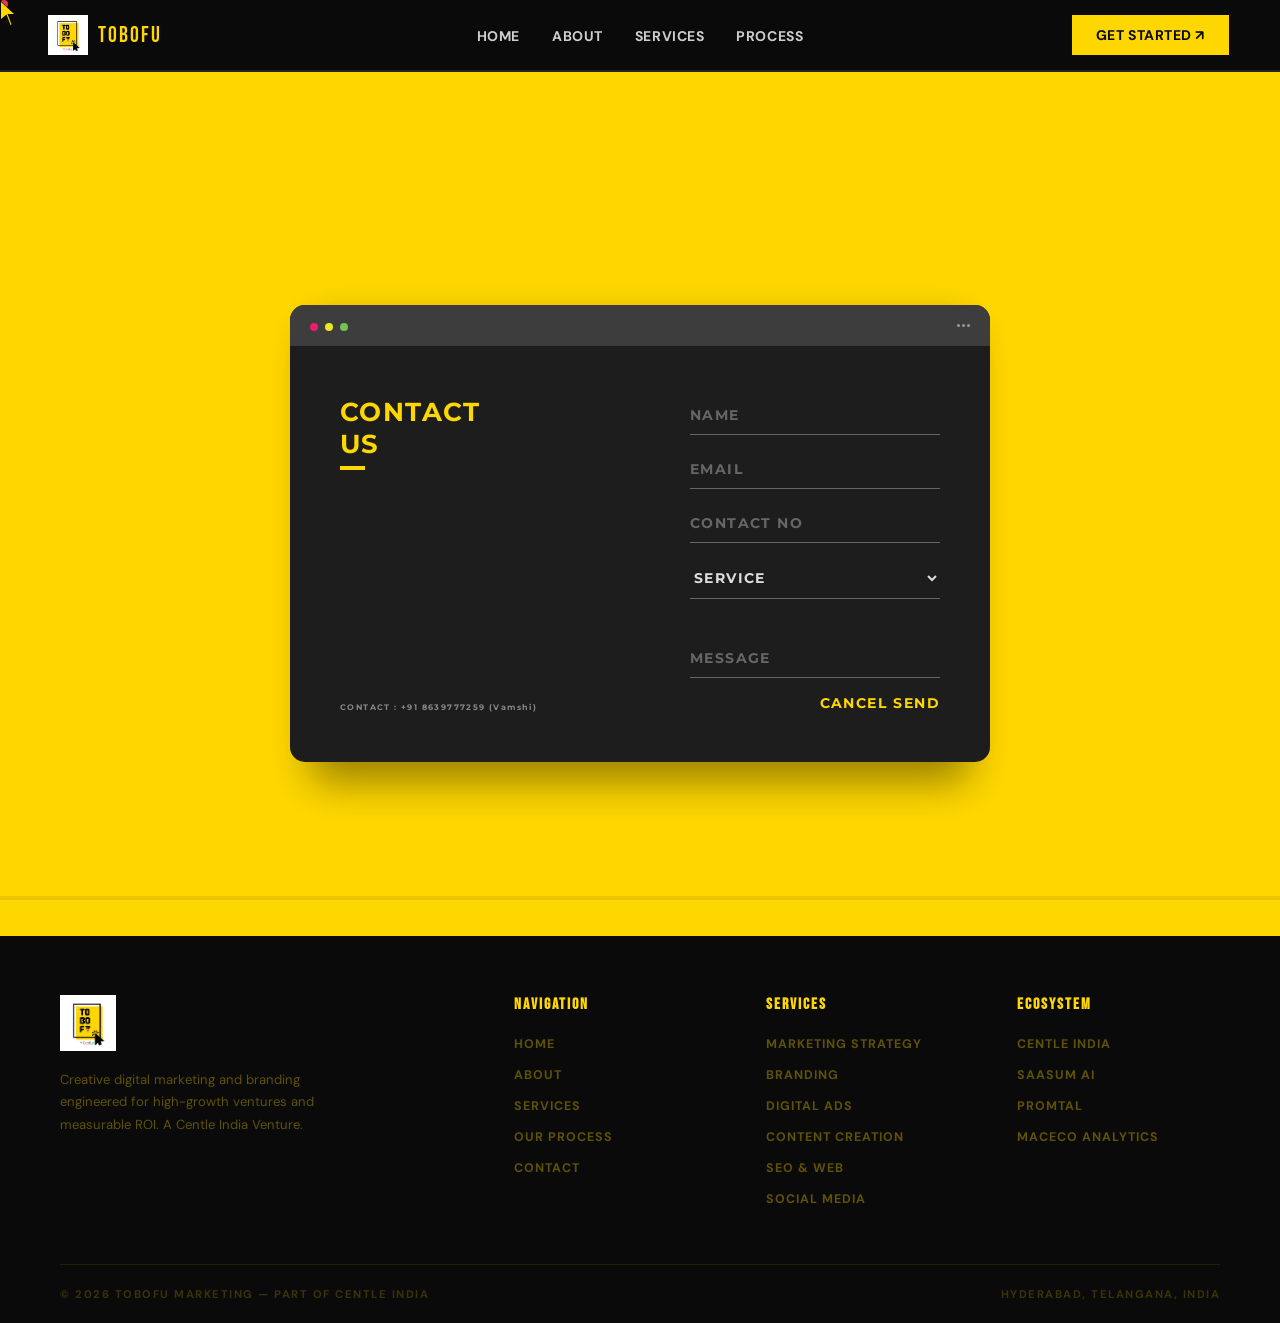
<file: contact.html>
<!DOCTYPE html>
<html lang="en">
<head>
  <meta charset="UTF-8">
  <meta name="viewport" content="width=device-width, initial-scale=1.0">
  <title>Contact – TOBOFU by Centle</title>
  <link href="https://fonts.googleapis.com/css2?family=Bebas+Neue&family=DM+Sans:wght@400;500;700&family=Montserrat:wght@700&display=swap" rel="stylesheet">
  <link rel="stylesheet" href="contact.css">
</head>
<body>

<!-- CUSTOM CURSOR -->
<div class="cursor" id="cursor">
  <svg viewBox="0 0 22 28" fill="none" xmlns="http://www.w3.org/2000/svg">
    <path d="M0 0L0 22L6 17L10 28L13 27L9 16H16L0 0Z" fill="#0A0A0A"/>
    <path d="M1 2L1 19L6.5 14.5L10.5 25L11.5 24.5L7.5 14H14L1 2Z" fill="#FFD700"/>
  </svg>
</div>
<div class="cursor-dot" id="cursorDot"></div>

<!-- PROGRESS BAR -->
<div class="progress-bar"><div class="progress-fill" id="progressFill"></div></div>

<!-- TOPBAR -->
<div class="topbar">
  🚀 &nbsp; Official Google &amp; Meta Partners — High-conversion marketing for high-growth ventures &nbsp;|&nbsp;
  <a href="https://centle.in/" target="_blank">Part of Centle India Ecosystem</a>
</div>

<!-- NAV -->
<nav id="mainNav">
  <div class="nav-left">
    <div class="centle-logo" style="display:flex;align-items:center;gap:10px;">
      <img src="centle-logo.png" alt="TOBOFU by Centle" style="height:40px;width:auto;display:block;" />
      <span style="font-family:'Bebas Neue',sans-serif;font-size:22px;letter-spacing:2px;color:var(--yellow);">TOBOFU</span>
    </div>
  </div>
  <ul class="nav-links-center">
    <li><a href="index.html">Home</a></li>
    <li><a href="about.html">About</a></li>
    <li><a href="tobofu-services.html">Services</a></li>
    <li><a href="process.html">Process</a></li>
  </ul>
  <div class="nav-right">
    <a href="contact.html" class="pill-btn">Get Started ↗</a>
    <button id="mobileMenuBtn" aria-label="Menu">
      <svg width="24" height="24" viewBox="0 0 24 24" fill="none" stroke="currentColor" stroke-width="2.5">
        <line x1="3" y1="6" x2="21" y2="6"/>
        <line x1="3" y1="12" x2="21" y2="12"/>
        <line x1="3" y1="18" x2="21" y2="18"/>
      </svg>
    </button>
  </div>
</nav>

<!-- Mobile Menu -->
<div id="mobileMenu">
  <a href="index.html">Home</a>
  <a href="about.html">About</a>
  <a href="tobofu-services.html">Services</a>
  <a href="process.html">Process</a>
  <a href="contact.html">Get Started ↗</a>
</div>

<!-- CONTACT SECTION -->
<section class="contact-section">
  <div class="container reveal">
    <div class="screen">

      <!-- WINDOW CHROME -->
      <div class="screen-header">
        <div class="screen-header-left">
          <div class="screen-header-button close"></div>
          <div class="screen-header-button maximize"></div>
          <div class="screen-header-button minimize"></div>
        </div>
        <div class="screen-header-right">
          <div class="screen-header-ellipsis"></div>
          <div class="screen-header-ellipsis"></div>
          <div class="screen-header-ellipsis"></div>
        </div>
      </div>

      <!-- WINDOW BODY -->
      <div class="screen-body">

        <!-- LEFT: title + contact info -->
        <div class="screen-body-item left">
          <div class="app-title">
            <span>CONTACT</span>
            <span>US</span>
          </div>
          <div class="app-contact">CONTACT : +91 8639777259 (Vamshi)</div>
        </div>

        <!-- RIGHT: form -->
        <div class="screen-body-item">
          <div class="app-form">
            <div class="app-form-group">
              <input class="app-form-control" id="name" placeholder="NAME">
            </div>
            <div class="app-form-group">
              <input class="app-form-control" id="email" type="email" placeholder="EMAIL">
            </div>
            <div class="app-form-group">
              <input class="app-form-control" id="phone" type="tel" placeholder="CONTACT NO">
            </div>
            <div class="app-form-group">
              <select class="app-form-control" id="service">
                <option value="" disabled selected>SERVICE</option>
                <option value="strategy">Marketing Strategy</option>
                <option value="branding">Branding &amp; Reputation</option>
                <option value="digital">Digital Advertising</option>
                <option value="content">Content Creation</option>
                <option value="seo">SEO &amp; Web Development</option>
                <option value="social">Social Media Management</option>
                <option value="full">360° Full Package</option>
              </select>
            </div>
            <div class="app-form-group message">
              <input class="app-form-control" id="message" placeholder="MESSAGE">
            </div>
            <div class="app-form-group buttons">
              <button class="app-form-button" id="cancelBtn">CANCEL</button>
              <button class="app-form-button" id="contactSubmit">SEND</button>
            </div>
          </div>
        </div>

      </div>
    </div>
  </div>
</section>

<!-- FOOTER -->
<footer>
  <div class="footer-inner">
    <div class="footer-brand">
      <img src="centle-logo.png" alt="ToBoFu">
      <p>Creative digital marketing and branding engineered for high-growth ventures and measurable ROI. A Centle India Venture.</p>
    </div>
    <div class="footer-col">
      <h4>Navigation</h4>
      <ul>
        <li><a href="index.html">Home</a></li>
        <li><a href="about.html">About</a></li>
        <li><a href="services.html">Services</a></li>
        <li><a href="process.html">Our Process</a></li>
        <li><a href="contact.html">Contact</a></li>
      </ul>
    </div>
    <div class="footer-col">
      <h4>Services</h4>
      <ul>
        <li><a href="services.html#strategy">Marketing Strategy</a></li>
        <li><a href="services.html#branding">Branding</a></li>
        <li><a href="services.html#digital">Digital Ads</a></li>
        <li><a href="services.html#content">Content Creation</a></li>
        <li><a href="services.html#seo">SEO &amp; Web</a></li>
        <li><a href="services.html#social">Social Media</a></li>
      </ul>
    </div>
    <div class="footer-col">
      <h4>Ecosystem</h4>
      <ul>
        <li><a href="https://centle.in/" target="_blank">Centle India</a></li>
        <li><a href="https://centle.in/saasum/" target="_blank">Saasum AI</a></li>
        <li><a href="https://centle.in/promtal/" target="_blank">Promtal</a></li>
        <li><a href="https://centle.in/maceco/" target="_blank">Maceco Analytics</a></li>
      </ul>
    </div>
  </div>
  <div class="footer-bottom">
    <span>© 2026 ToBoFu Marketing — Part of Centle India</span>
    <span>Hyderabad, Telangana, India</span>
  </div>
</footer>

<script src="contact.js"></script>
</body>
</html>
</file>
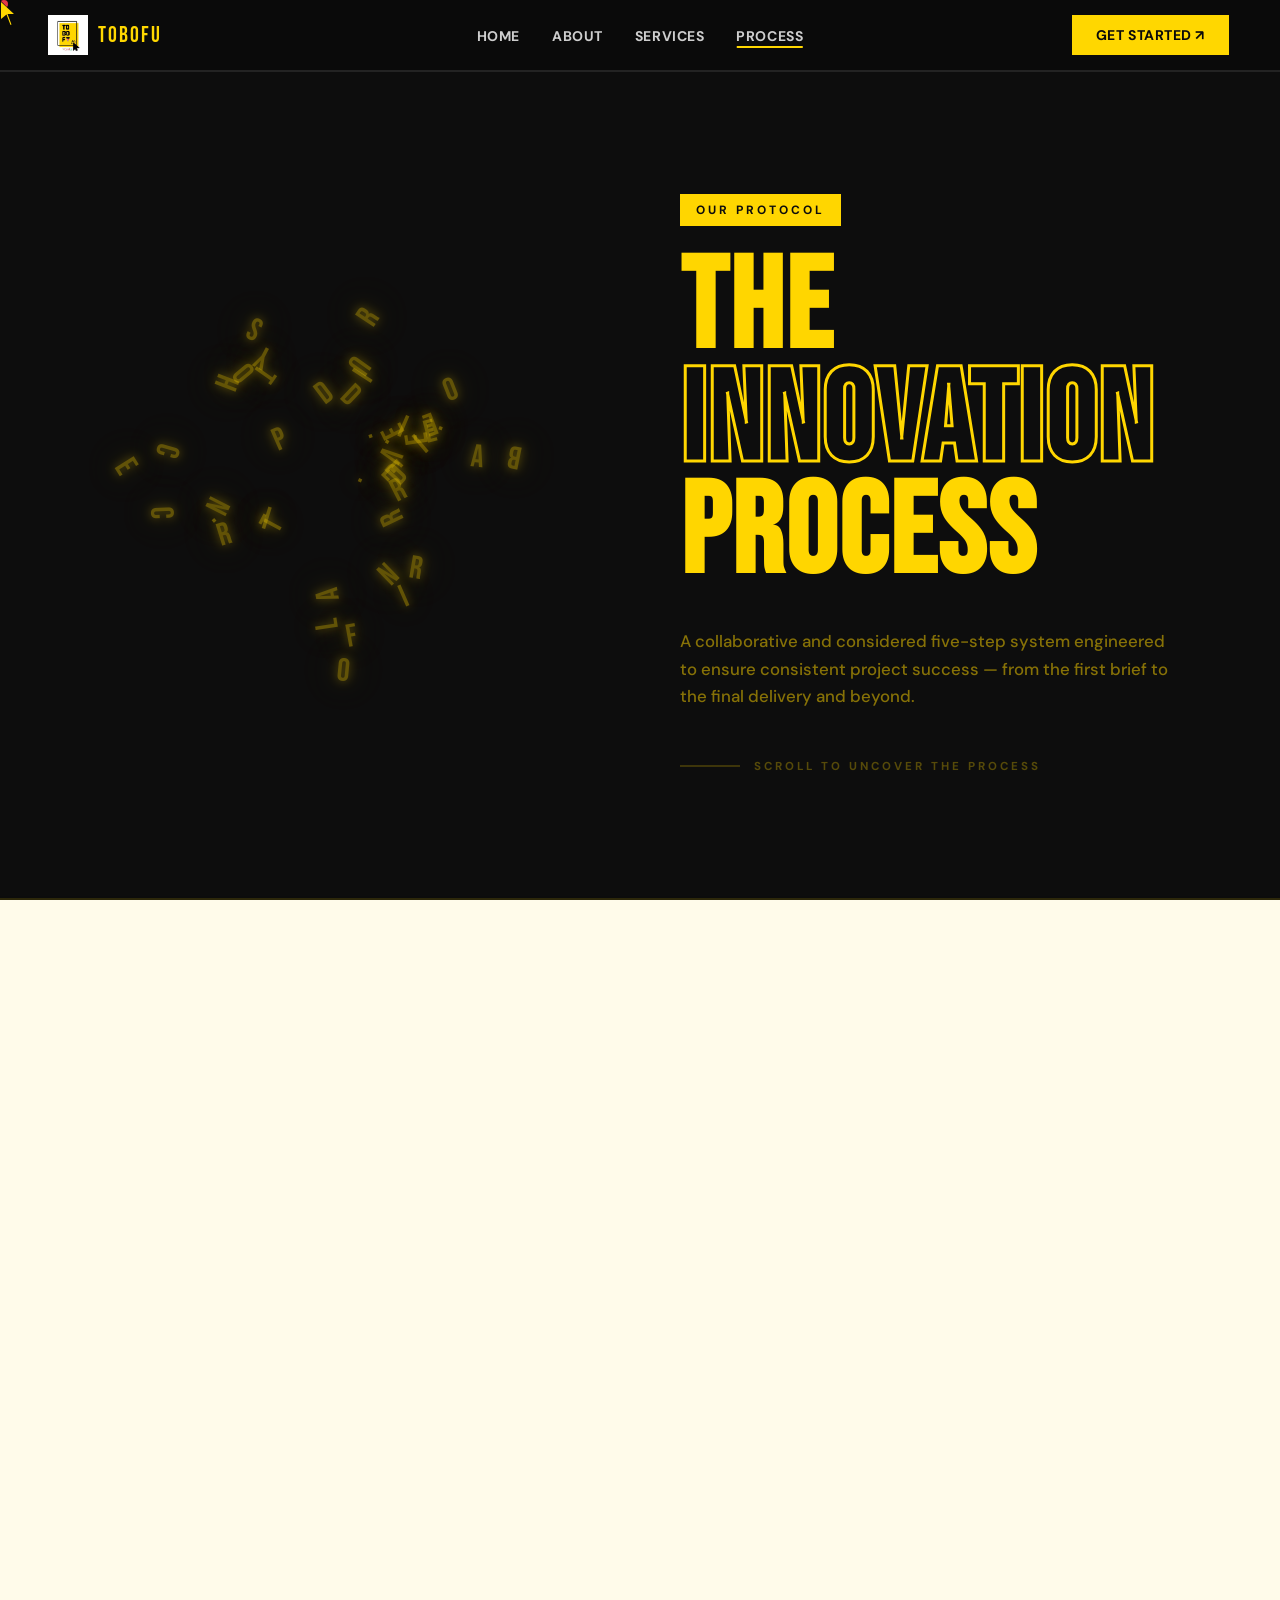
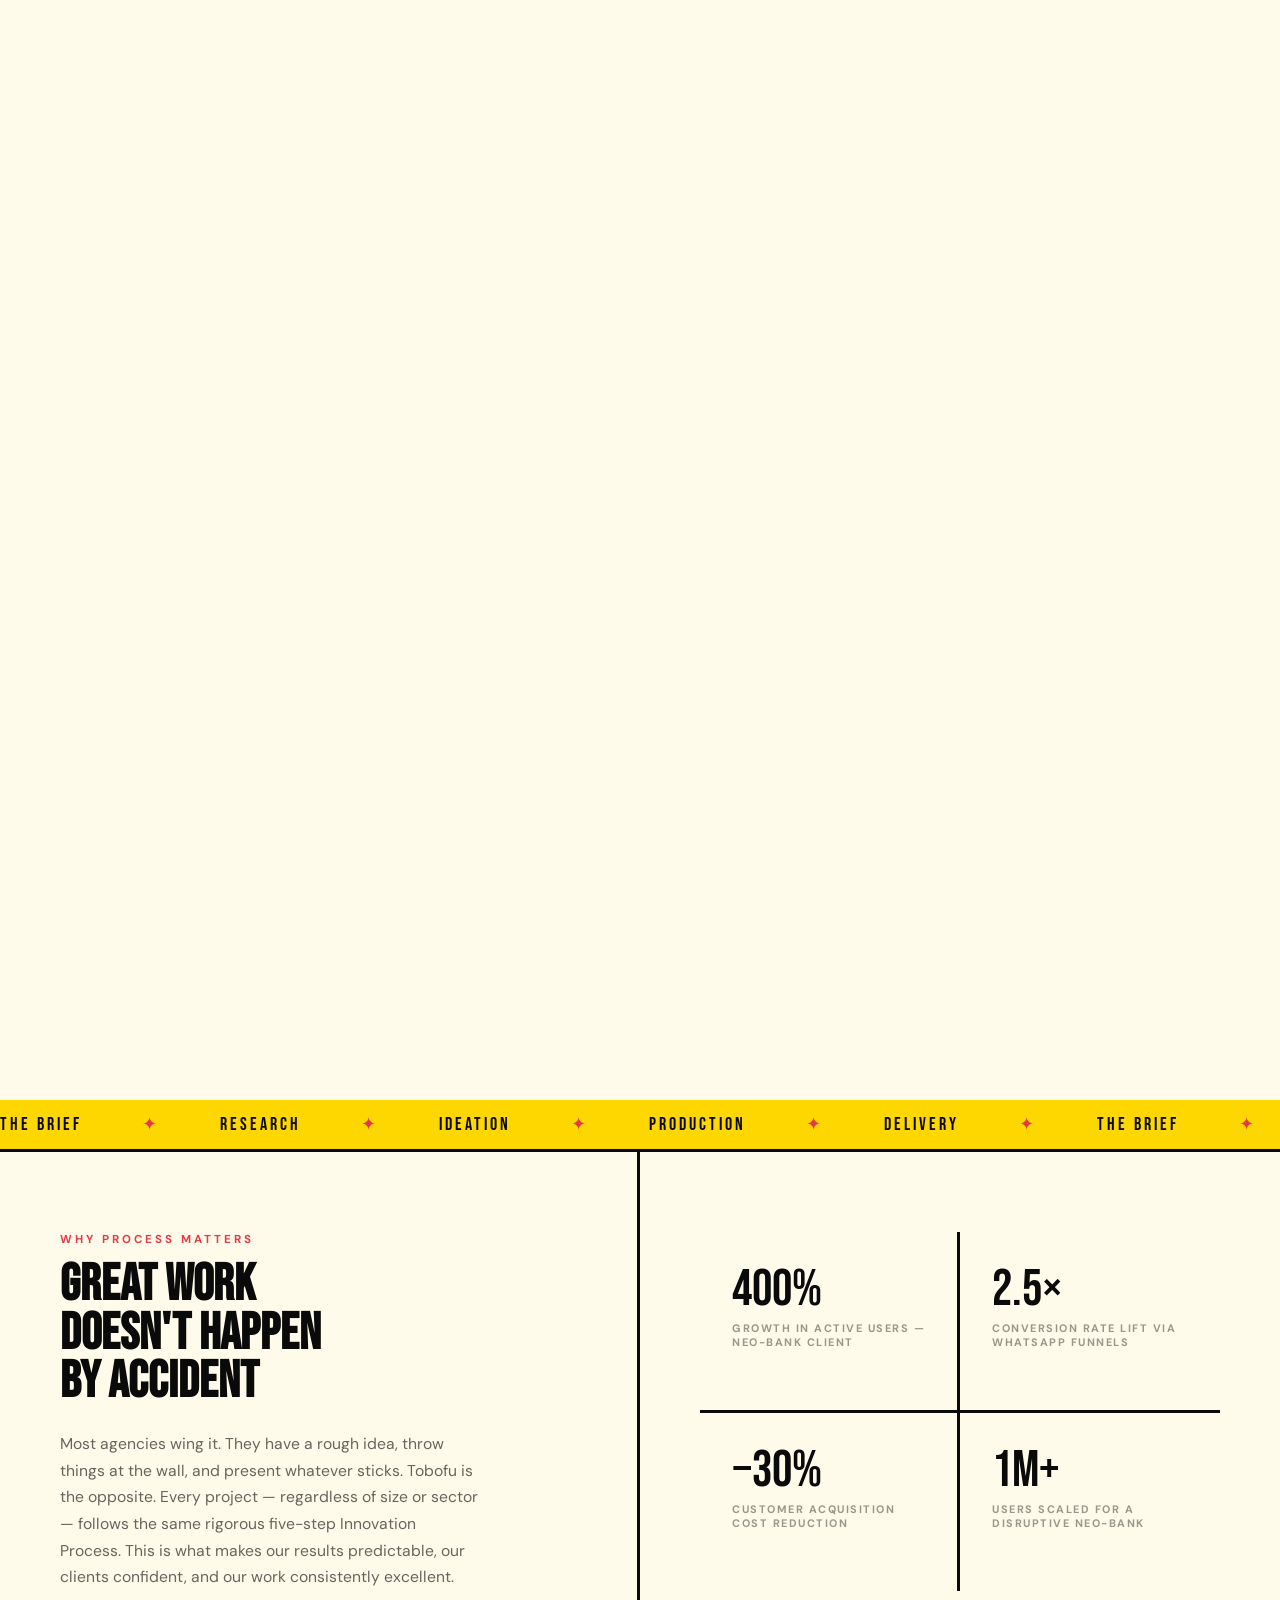
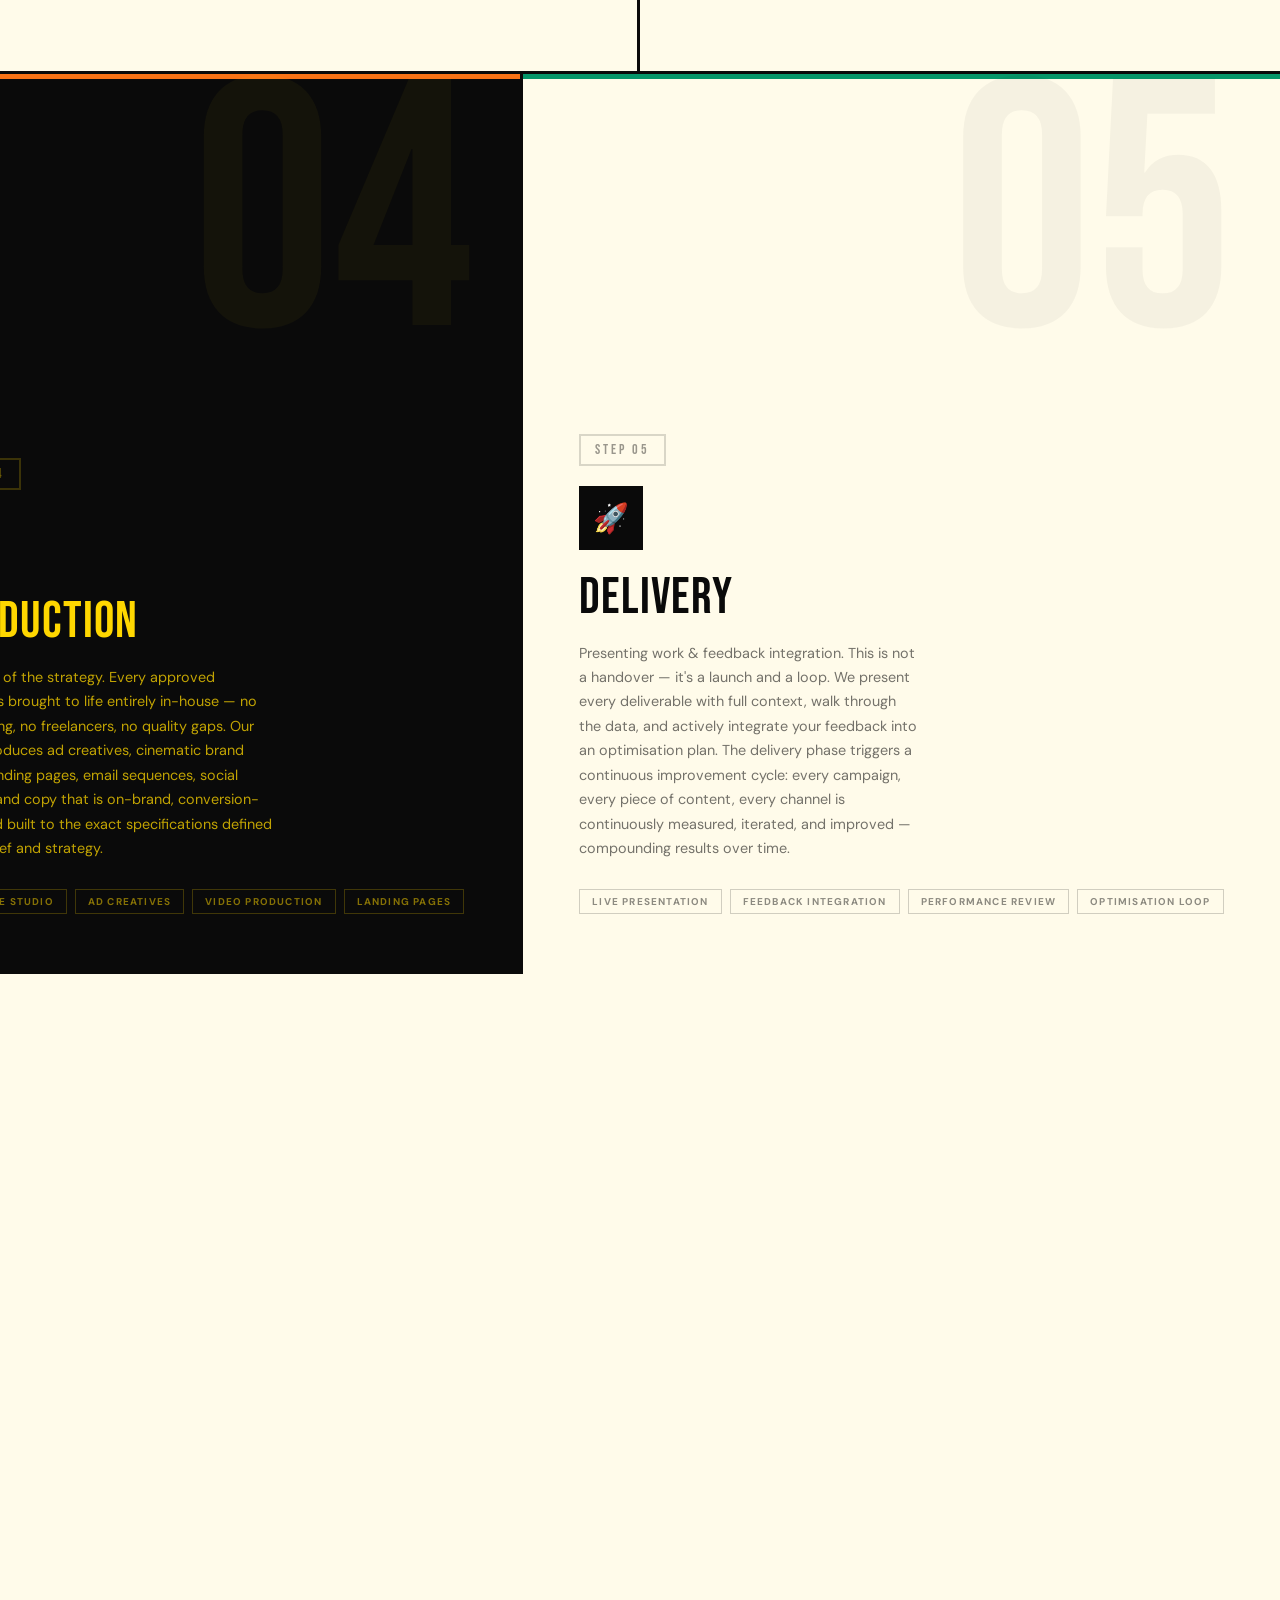
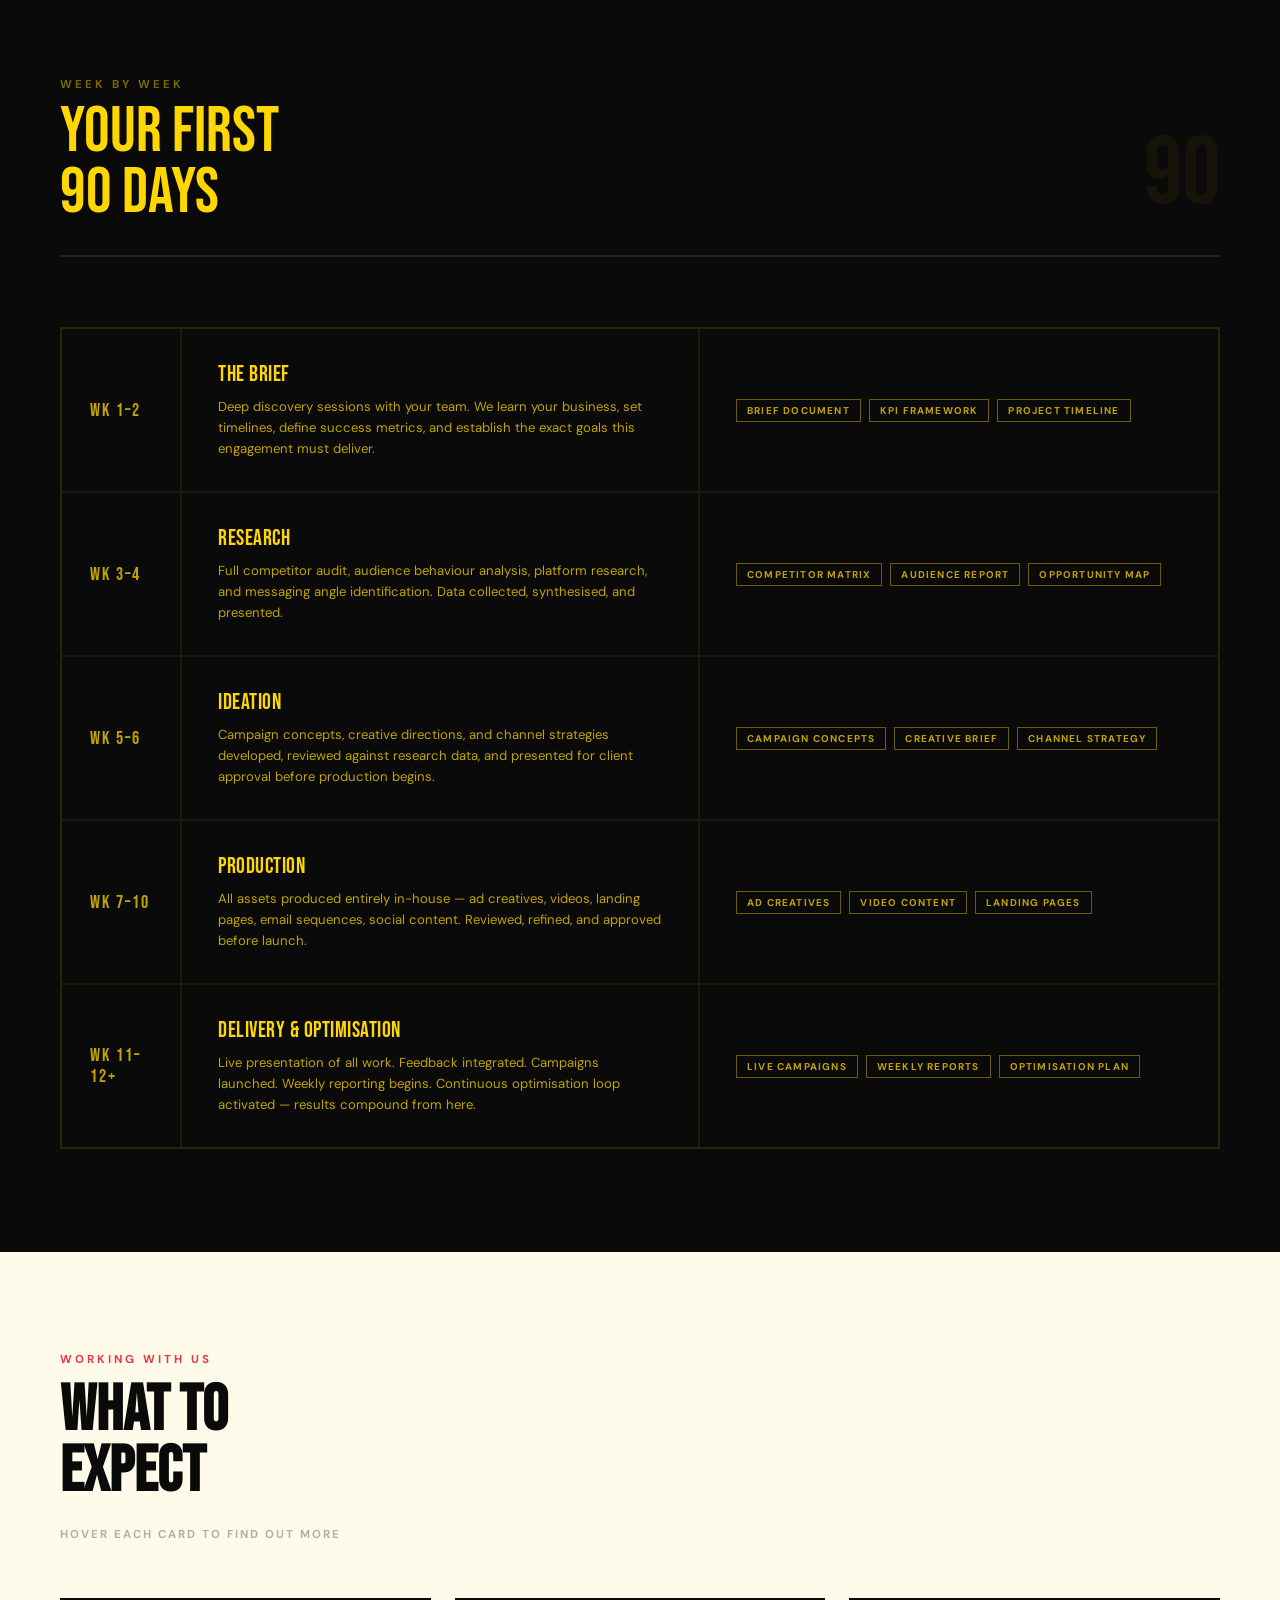
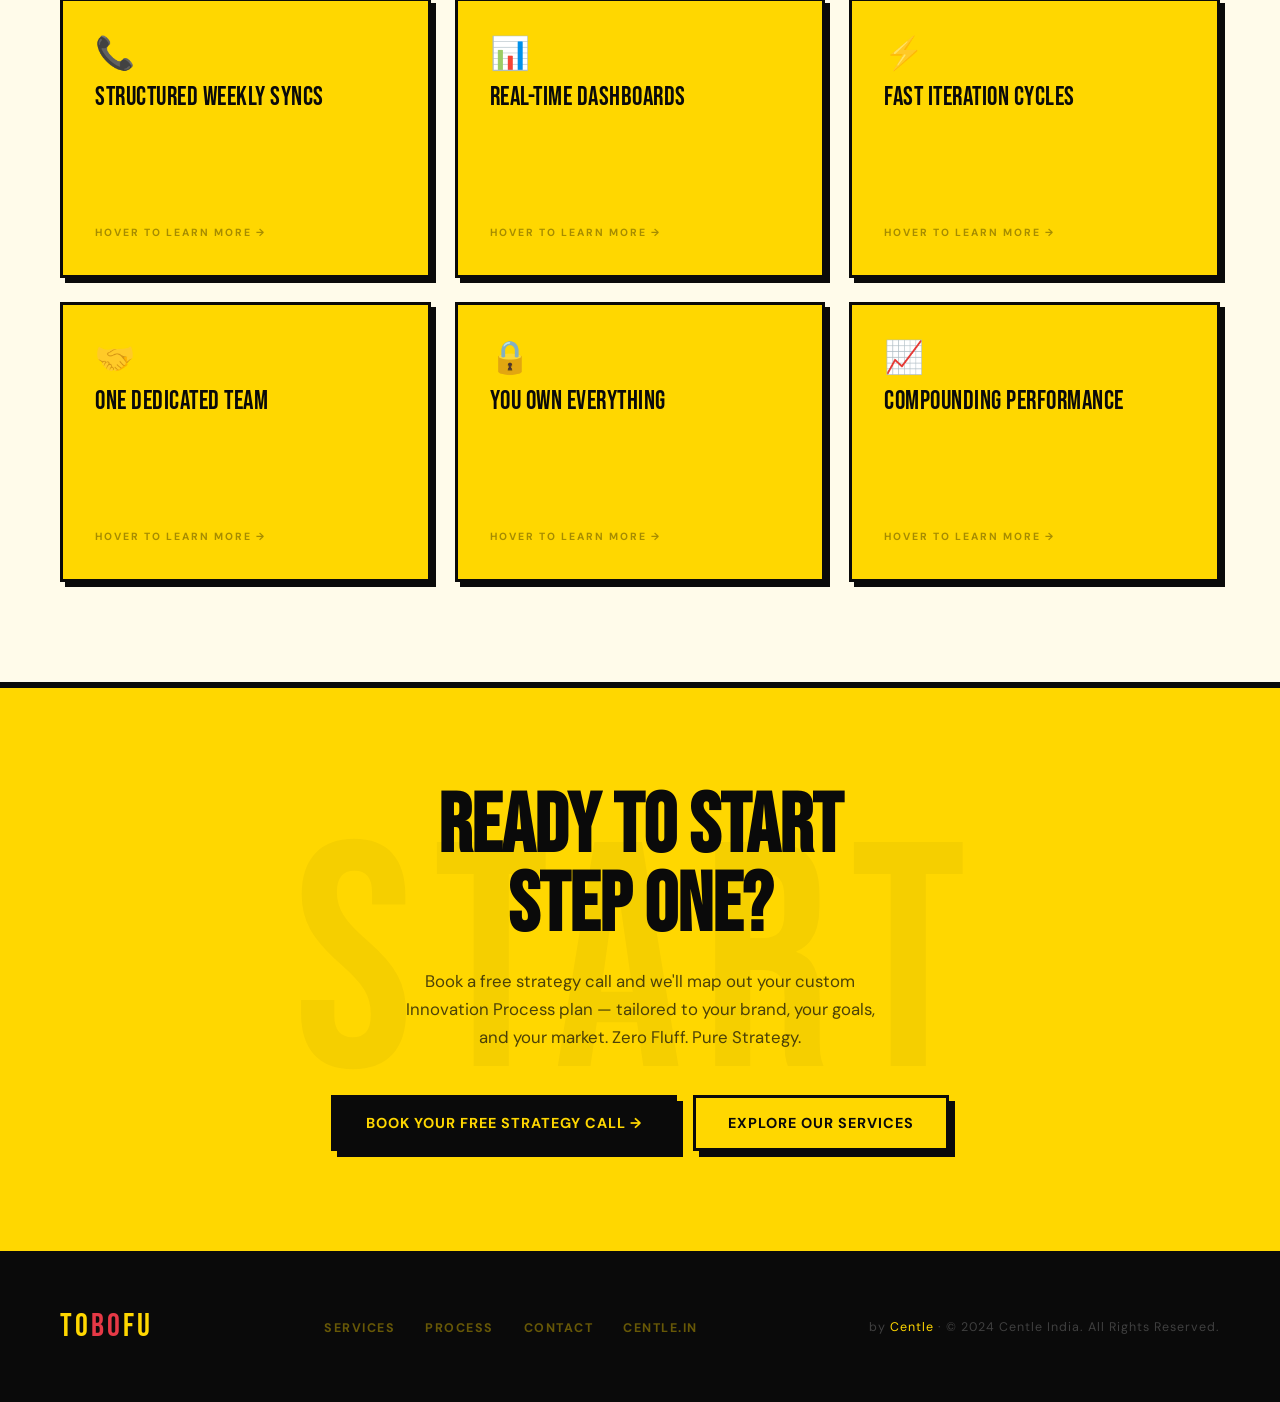
<file: process.html>
<!DOCTYPE html>
<html lang="en">
<head>
<meta charset="UTF-8">
<meta name="viewport" content="width=device-width, initial-scale=1.0">
<title>Our Process | TOBOFU by Centle India — The Innovation Process Explained</title>
<meta name="description" content="Discover Tobofu's 5-step Innovation Process: The Brief, Research, Ideation, Production, and Delivery. A collaborative, data-driven system engineered for consistent project success and measurable marketing outcomes.">
<meta name="keywords" content="Tobofu process, marketing process Hyderabad, innovation process, how marketing agency works, digital marketing strategy process, Centle India process, 5 step marketing system, performance marketing process India">
<meta name="author" content="Centle India">
<meta name="robots" content="index, follow">
<link rel="canonical" href="https://centle.in/tobofu/process.html">
<meta property="og:title" content="The Innovation Process — TOBOFU by Centle India">
<meta property="og:description" content="Five steps. One seamless system. See exactly how Tobofu takes your brand from brief to breakthrough — with full transparency at every stage.">
<meta property="og:type" content="website">
<meta property="og:url" content="https://centle.in/tobofu/process.html">
<meta property="og:site_name" content="Tobofu by Centle India">
<meta name="twitter:card" content="summary_large_image">
<meta name="twitter:title" content="The Innovation Process — TOBOFU by Centle India">
<meta name="twitter:description" content="Five steps. One seamless system. Tobofu's Innovation Process takes you from brief to breakthrough — with full transparency at every stage.">
<script type="application/ld+json">
{
  "@context": "https://schema.org",
  "@type": "HowTo",
  "name": "Tobofu Innovation Process",
  "description": "A collaborative 5-step marketing process engineered for consistent project success and measurable outcomes.",
  "step": [
    {"@type":"HowToStep","name":"The Brief","text":"Timelines set, goals defined. We deeply understand your business before any work begins."},
    {"@type":"HowToStep","name":"Research","text":"Creative inspiration gathered through competitor audits, audience analysis and market research."},
    {"@type":"HowToStep","name":"Ideation","text":"Brainstorming core campaign ideas, messaging frameworks and channel strategies."},
    {"@type":"HowToStep","name":"Production","text":"Execution of the strategy — all assets produced entirely in-house."},
    {"@type":"HowToStep","name":"Delivery","text":"Presenting work, integrating feedback, and building continuous optimisation loops."}
  ]
}
</script>
<link href="https://fonts.googleapis.com/css2?family=Bebas+Neue&family=DM+Sans:wght@400;500;700&display=swap" rel="stylesheet">
<link rel="stylesheet" href="process.css">
</head>
<body>

<!-- CUSTOM CURSOR -->
<div class="cursor" id="cursor">
  <svg viewBox="0 0 22 28" fill="none" xmlns="http://www.w3.org/2000/svg">
    <path d="M0 0L0 22L6 17L10 28L13 27L9 16H16L0 0Z" fill="#0A0A0A"/>
    <path d="M1 2L1 19L6.5 14.5L10.5 25L11.5 24.5L7.5 14H14L1 2Z" fill="#FFD700"/>
  </svg>
</div>
<div class="cursor-dot" id="cursorDot"></div>

<!-- PROGRESS BAR -->
<div class="progress-bar"><div class="progress-fill" id="progressFill"></div></div>

<!-- NAV -->
<nav id="mainNav">
  <div class="nav-left">
    <div class="centle-logo" style="display:flex;align-items:center;gap:10px;">
      <img src="centle-logo.png" alt="Tobofu Marketing Agency by Centle India" style="height:40px;width:auto;display:block;" />
      <span style="font-family:'Bebas Neue',sans-serif;font-size:22px;letter-spacing:2px;color:var(--yellow);">TOBOFU</span>
    </div>
  </div>
  <ul class="nav-links-center">
    <li><a href="index.html">Home</a></li>
    <li><a href="about.html">About</a></li>
    <li><a href="tobofu-services.html">Services</a></li>
    <li><a href="process.html" class="active">Process</a></li>
  </ul>
  <div class="nav-right">
    <a href="contact.html" class="pill-btn">Get Started ↗</a>
    <button id="mobileMenuBtn" aria-label="Open navigation menu">
      <svg width="24" height="24" viewBox="0 0 24 24" fill="none" stroke="currentColor" stroke-width="2.5">
        <line x1="3" y1="6" x2="21" y2="6"/>
        <line x1="3" y1="12" x2="21" y2="12"/>
        <line x1="3" y1="18" x2="21" y2="18"/>
      </svg>
    </button>
  </div>
</nav>

<!-- Mobile Menu -->
<div id="mobileMenu">
  <a href="index.html">Home</a>
  <a href="about.html">About</a>
  <a href="tobofu-services.html">Services</a>
  <a href="process.html">Process</a>
  <a href="contact.html">Get Started ↗</a>
</div>

<!-- HERO -->
<!-- ══════════════════════════════════════════════════════
     REPLACE your existing <section class="hero"> block
     with this entire block
     ══════════════════════════════════════════════════════ -->
<div class="hero-scroll-parent">
<section class="hero" id="heroSection" aria-label="The Innovation Process — How Tobofu Works">
  <!-- Triangle grid canvas -->
  <canvas id="heroTriCanvas"></canvas>

  <!-- Glow orb -->
  <div id="heroGlowOrb"></div>

  <!-- Scroll-scramble circular text -->
  <div class="hero-circle-wrap" aria-hidden="true">
    <ul id="scrambleList">
     <!-- · -->
<li aria-label="·"><span>·</span></li>
      <!-- BRIEF -->
      <li aria-label="BRIEF">
        <span>B</span><span>R</span><span>I</span><span>E</span><span>F</span>
      </li>
      <!-- · -->
      <li aria-label="·"><span>·</span></li>
      <!-- RESEARCH -->
      <li aria-label="RESEARCH">
        <span>R</span><span>E</span><span>S</span><span>E</span><span>A</span><span>R</span><span>C</span><span>H</span>
      </li>
      <!-- · -->
      <li aria-label="·"><span>·</span></li>
      <!-- IDEATION -->
      <li aria-label="IDEATION">
        <span>I</span><span>D</span><span>E</span><span>A</span><span>T</span><span>I</span><span>O</span><span>N</span>
      </li>
      <!-- · -->
      <li aria-label="·"><span>·</span></li>
      <!-- PRODUCTION -->
      <li aria-label="PRODUCTION">
        <span>P</span><span>R</span><span>O</span><span>D</span><span>U</span><span>C</span><span>T</span><span>I</span><span>O</span><span>N</span>
      </li>
      <!-- · -->
      <li aria-label="·"><span>·</span></li>
      <!-- DELIVERY -->
      <li aria-label="DELIVERY">
        <span>D</span><span>E</span><span>L</span><span>I</span><span>V</span><span>E</span><span>R</span><span>Y</span>
      </li>
    </ul>
  </div>

  <!-- Centre content -->
  <div class="hero-center-content">
    <div class="hero-eyebrow">Our Protocol</div>
    <h1>THE <span class="outline">INNOVATION</span><br>PROCESS</h1>
    <p class="hero-sub">A collaborative and considered five-step system engineered to ensure consistent project success — from the first brief to the final delivery and beyond.</p>
    <div class="hero-scroll-hint">
      <span></span>
      Scroll to uncover the process
    </div>
  </div>

</section>
</div>

<!-- MARQUEE -->
<div class="marquee-bar" aria-hidden="true">
  <div class="marquee-track">
    <span>The Brief</span><span class="dot">✦</span>
    <span>Research</span><span class="dot">✦</span>
    <span>Ideation</span><span class="dot">✦</span>
    <span>Production</span><span class="dot">✦</span>
    <span>Delivery</span><span class="dot">✦</span>
    <span>The Brief</span><span class="dot">✦</span>
    <span>Research</span><span class="dot">✦</span>
    <span>Ideation</span><span class="dot">✦</span>
    <span>Production</span><span class="dot">✦</span>
    <span>Delivery</span><span class="dot">✦</span>
    <span>The Brief</span><span class="dot">✦</span>
    <span>Research</span><span class="dot">✦</span>
    <span>Ideation</span><span class="dot">✦</span>
    <span>Production</span><span class="dot">✦</span>
    <span>Delivery</span><span class="dot">✦</span>
  </div>
</div>

<!-- INTRO BAND -->
<div class="intro-band">
  <div class="intro-left reveal">
    <div class="intro-label">Why Process Matters</div>
    <h2 class="intro-title">GREAT WORK<br>DOESN'T HAPPEN<br>BY ACCIDENT</h2>
    <p class="intro-body">Most agencies wing it. They have a rough idea, throw things at the wall, and present whatever sticks. Tobofu is the opposite. Every project — regardless of size or sector — follows the same rigorous five-step Innovation Process. This is what makes our results predictable, our clients confident, and our work consistently excellent.</p>
  </div>
  <div class="intro-right reveal reveal-delay-1">
    <div class="intro-stat">
      <div class="intro-stat-val">400%</div>
      <div class="intro-stat-label">Growth in active users — Neo-Bank client</div>
    </div>
    <div class="intro-stat">
      <div class="intro-stat-val">2.5×</div>
      <div class="intro-stat-label">Conversion rate lift via WhatsApp funnels</div>
    </div>
    <div class="intro-stat">
      <div class="intro-stat-val">−30%</div>
      <div class="intro-stat-label">Customer acquisition cost reduction</div>
    </div>
    <div class="intro-stat">
      <div class="intro-stat-val">1M+</div>
      <div class="intro-stat-label">Users scaled for a disruptive Neo-Bank</div>
    </div>
  </div>
</div>

<!-- HORIZONTAL SCROLL PROCESS -->
<div class="sticky-parent">
  <div class="sticky">
    <div class="horizontal" id="horizontalTrack">

      <!-- PANEL 0: Intro panel -->
      <div class="process-panel panel-intro">
        <div class="panel-intro-bg" aria-hidden="true">05&nbsp;</div>
        <div class="panel-intro-eyebrow">The Innovation Process</div>
        <h2>FIVE STEPS.<br>ONE SEAMLESS<br>JOURNEY.</h2>
        <p>Every Tobofu engagement follows this exact framework — from a startup's first brand campaign to an enterprise's full-funnel overhaul. Scroll through each step to see exactly what happens and when.</p>
        <div class="scroll-arrow">
          <div class="scroll-arrow-icon">→&nbsp;</div>
          Scroll right
        </div>
      </div>

      <!-- PANEL 1: The Brief -->
      <div class="process-panel step-panel step-panel-1">
        <div class="step-accent" style="background:var(--red)"></div>
        <div class="step-bg-num" aria-hidden="true">01&nbsp;</div>
        <div class="step-num-tag">Step 01</div>
        <div class="step-icon-box">📋</div>
        <div class="step-title">THE<br>BRIEF</div>
        <p class="step-desc">Timelines set. Goals defined. This is where everything begins — and it's the most important step. We sit with your team for deep discovery sessions, learning your business model, your target audience, your competitive position, and your non-negotiable success metrics. A vague brief produces vague results. We don't allow vague briefs.</p>
        <div class="step-chips">
          <span class="step-chip">Discovery Sessions</span>
          <span class="step-chip">Goal Setting</span>
          <span class="step-chip">Timeline Planning</span>
          <span class="step-chip">KPI Definition</span>
        </div>
        <div class="panel-connector">→&nbsp;</div>
      </div>

      <!-- PANEL 2: Research -->
      <div class="process-panel step-panel step-panel-2">
        <div class="step-accent" style="background:var(--blue)"></div>
        <div class="step-bg-num" aria-hidden="true">02&nbsp;</div>
        <div class="step-num-tag">Step 02</div>
        <div class="step-icon-box">🔍</div>
        <div class="step-title">RESEARCH</div>
        <p class="step-desc">Creative inspiration gathered. Before a single headline is written or a single ad is designed, we go deep into the data. We audit your competitors' positioning, analyse your audience's online behaviour, study the platforms where your customers spend time, and identify the precise messaging angles that will make your brand stand out — and convert.</p>
        <div class="step-chips">
          <span class="step-chip">Competitor Audit</span>
          <span class="step-chip">Audience Behaviour Analysis</span>
          <span class="step-chip">Platform Research</span>
          <span class="step-chip">Messaging Angles</span>
        </div>
        <div class="panel-connector">→&nbsp;</div>
      </div>

      <!-- PANEL 3: Ideation -->
      <div class="process-panel step-panel step-panel-3">
        <div class="step-accent" style="background:var(--black)"></div>
        <div class="step-bg-num" aria-hidden="true">03&nbsp;</div>
        <div class="step-num-tag" style="border-color:rgba(0,0,0,.2);color:rgba(0,0,0,.5)">Step 03</div>
        <div class="step-icon-box">💡</div>
        <div class="step-title">IDEATION</div>
        <p class="step-desc">Brainstorming core ideas. This is where strategy and creativity collide. Our cross-functional team — strategists, designers, copywriters, and performance marketers — comes together to develop campaign concepts, creative frameworks, and channel-specific executions. Every idea is evaluated against your brief and research findings before it moves forward. Bold thinking. Rigorous filtering.</p>
        <div class="step-chips">
          <span class="step-chip">Campaign Concepts</span>
          <span class="step-chip">Creative Frameworks</span>
          <span class="step-chip">Channel Strategies</span>
          <span class="step-chip">Concept Validation</span>
        </div>
        <div class="panel-connector" style="background:var(--black);color:var(--yellow);border-color:var(--black)">→&nbsp;</div>
      </div>

      <!-- PANEL 4: Production -->
      <div class="process-panel step-panel step-panel-4">
        <div class="step-accent" style="background:var(--orange)"></div>
        <div class="step-bg-num" aria-hidden="true">04&nbsp;</div>
        <div class="step-num-tag">Step 04</div>
        <div class="step-icon-box">⚙️</div>
        <div class="step-title">PRODUCTION</div>
        <p class="step-desc">Execution of the strategy. Every approved concept is brought to life entirely in-house — no outsourcing, no freelancers, no quality gaps. Our studio produces ad creatives, cinematic brand videos, landing pages, email sequences, social content, and copy that is on-brand, conversion-ready, and built to the exact specifications defined in your brief and strategy.</p>
        <div class="step-chips">
          <span class="step-chip">In-House Studio</span>
          <span class="step-chip">Ad Creatives</span>
          <span class="step-chip">Video Production</span>
          <span class="step-chip">Landing Pages</span>
        </div>
        <div class="panel-connector">→&nbsp;</div>
      </div>

      <!-- PANEL 5: Delivery -->
      <div class="process-panel step-panel step-panel-5">
        <div class="step-accent" style="background:var(--green)"></div>
        <div class="step-bg-num" aria-hidden="true">05&nbsp;</div>
        <div class="step-num-tag">Step 05</div>
        <div class="step-icon-box">🚀</div>
        <div class="step-title">DELIVERY</div>
        <p class="step-desc">Presenting work & feedback integration. This is not a handover — it's a launch and a loop. We present every deliverable with full context, walk through the data, and actively integrate your feedback into an optimisation plan. The delivery phase triggers a continuous improvement cycle: every campaign, every piece of content, every channel is continuously measured, iterated, and improved — compounding results over time.</p>
        <div class="step-chips">
          <span class="step-chip">Live Presentation</span>
          <span class="step-chip">Feedback Integration</span>
          <span class="step-chip">Performance Review</span>
          <span class="step-chip">Optimisation Loop</span>
        </div>
      </div>

    </div>
  </div>
</div>

<!-- TIMELINE -->
<section class="timeline-section" aria-label="Your First 90 Days with Tobofu">
  <div class="tl-header reveal">
    <div>
      <div class="tl-label">Week by Week</div>
      <div class="tl-title">YOUR FIRST<br>90 DAYS</div>
    </div>
    <span class="tl-count" aria-hidden="true">90</span>
  </div>
  <div class="timeline">
    <div class="tl-row reveal">
      <div class="tl-week">WK 1–2</div>
      <div class="tl-phase">
        <div class="tl-phase-name">The Brief</div>
        <div class="tl-phase-sub">Deep discovery sessions with your team. We learn your business, set timelines, define success metrics, and establish the exact goals this engagement must deliver.</div>
      </div>
      <div class="tl-deliverable">
        <span class="tl-tag">Brief Document</span>
        <span class="tl-tag">KPI Framework</span>
        <span class="tl-tag">Project Timeline</span>
      </div>
    </div>
    <div class="tl-row reveal reveal-delay-1">
      <div class="tl-week">WK 3–4</div>
      <div class="tl-phase">
        <div class="tl-phase-name">Research</div>
        <div class="tl-phase-sub">Full competitor audit, audience behaviour analysis, platform research, and messaging angle identification. Data collected, synthesised, and presented.</div>
      </div>
      <div class="tl-deliverable">
        <span class="tl-tag">Competitor Matrix</span>
        <span class="tl-tag">Audience Report</span>
        <span class="tl-tag">Opportunity Map</span>
      </div>
    </div>
    <div class="tl-row reveal reveal-delay-2">
      <div class="tl-week">WK 5–6</div>
      <div class="tl-phase">
        <div class="tl-phase-name">Ideation</div>
        <div class="tl-phase-sub">Campaign concepts, creative directions, and channel strategies developed, reviewed against research data, and presented for client approval before production begins.</div>
      </div>
      <div class="tl-deliverable">
        <span class="tl-tag">Campaign Concepts</span>
        <span class="tl-tag">Creative Brief</span>
        <span class="tl-tag">Channel Strategy</span>
      </div>
    </div>
    <div class="tl-row reveal">
      <div class="tl-week">WK 7–10</div>
      <div class="tl-phase">
        <div class="tl-phase-name">Production</div>
        <div class="tl-phase-sub">All assets produced entirely in-house — ad creatives, videos, landing pages, email sequences, social content. Reviewed, refined, and approved before launch.</div>
      </div>
      <div class="tl-deliverable">
        <span class="tl-tag">Ad Creatives</span>
        <span class="tl-tag">Video Content</span>
        <span class="tl-tag">Landing Pages</span>
      </div>
    </div>
    <div class="tl-row reveal reveal-delay-1">
      <div class="tl-week">WK 11–12+</div>
      <div class="tl-phase">
        <div class="tl-phase-name">Delivery & Optimisation</div>
        <div class="tl-phase-sub">Live presentation of all work. Feedback integrated. Campaigns launched. Weekly reporting begins. Continuous optimisation loop activated — results compound from here.</div>
      </div>
      <div class="tl-deliverable">
        <span class="tl-tag">Live Campaigns</span>
        <span class="tl-tag">Weekly Reports</span>
        <span class="tl-tag">Optimisation Plan</span>
      </div>
    </div>
  </div>
</section>

<!-- ══════════ WHAT TO EXPECT — FLIP CARDS ══════════ -->
<section class="expect-section" aria-label="What to Expect When Working with Tobofu">
  <div class="reveal">
    <div class="intro-label">Working with us</div>
    <h2 class="intro-title" style="font-family:'Bebas Neue',sans-serif;font-size:clamp(3rem,5vw,5rem);line-height:.95">WHAT TO<br>EXPECT</h2>
    <p class="expect-hint">Hover each card to find out more</p>
  </div>

  <div class="flip-grid">

    <!-- Card 1 -->
    <div class="flip-card reveal">
      <div class="flip-card-inner">
        <div class="flip-card-front">
          <div class="flip-icon">📞</div>
          <div class="flip-title">Structured Weekly Syncs</div>
          <div class="flip-hint">Hover to learn more →</div>
        </div>
        <div class="flip-card-back">
          <div class="flip-back-num">01</div>
          <div class="flip-back-title">Weekly Syncs</div>
          <p class="flip-back-desc">Every week, a focused call to review what happened, what the numbers say, and exactly what we're doing next. You're never left wondering what your agency is doing with your budget.</p>
        </div>
      </div>
    </div>

    <!-- Card 2 -->
    <div class="flip-card reveal reveal-delay-1">
      <div class="flip-card-inner">
        <div class="flip-card-front">
          <div class="flip-icon">📊</div>
          <div class="flip-title">Real-Time Dashboards</div>
          <div class="flip-hint">Hover to learn more →</div>
        </div>
        <div class="flip-card-back">
          <div class="flip-back-num">02</div>
          <div class="flip-back-title">Live Dashboards</div>
          <p class="flip-back-desc">Your own live performance dashboard — track spend, leads, conversions, ROAS, and every agreed KPI at any hour of any day. Full visibility, always.</p>
        </div>
      </div>
    </div>

    <!-- Card 3 -->
    <div class="flip-card reveal reveal-delay-2">
      <div class="flip-card-inner">
        <div class="flip-card-front">
          <div class="flip-icon">⚡</div>
          <div class="flip-title">Fast Iteration Cycles</div>
          <div class="flip-hint">Hover to learn more →</div>
        </div>
        <div class="flip-card-back">
          <div class="flip-back-num">03</div>
          <div class="flip-back-title">Fast Iterations</div>
          <p class="flip-back-desc">We run A/B tests every week. Creative that underperforms is pulled fast. Creative that wins is scaled immediately. No waiting for a monthly review before acting on data.</p>
        </div>
      </div>
    </div>

    <!-- Card 4 -->
    <div class="flip-card reveal">
      <div class="flip-card-inner">
        <div class="flip-card-front">
          <div class="flip-icon">🤝</div>
          <div class="flip-title">One Dedicated Team</div>
          <div class="flip-hint">Hover to learn more →</div>
        </div>
        <div class="flip-card-back">
          <div class="flip-back-num">04</div>
          <div class="flip-back-title">Dedicated Team</div>
          <p class="flip-back-desc">One account lead who knows your brand inside out, has full context on every decision, and is directly reachable — not a rotating cast of junior account managers.</p>
        </div>
      </div>
    </div>

    <!-- Card 5 -->
    <div class="flip-card reveal reveal-delay-1">
      <div class="flip-card-inner">
        <div class="flip-card-front">
          <div class="flip-icon">🔒</div>
          <div class="flip-title">You Own Everything</div>
          <div class="flip-hint">Hover to learn more →</div>
        </div>
        <div class="flip-card-back">
          <div class="flip-back-num">05</div>
          <div class="flip-back-title">Full Ownership</div>
          <p class="flip-back-desc">Your ad accounts, your data, your creative assets, your analytics — all owned by you from day one. We work inside your ecosystem. Nothing is held hostage.</p>
        </div>
      </div>
    </div>

    <!-- Card 6 -->
    <div class="flip-card reveal reveal-delay-2">
      <div class="flip-card-inner">
        <div class="flip-card-front">
          <div class="flip-icon">📈</div>
          <div class="flip-title">Compounding Performance</div>
          <div class="flip-hint">Hover to learn more →</div>
        </div>
        <div class="flip-card-back">
          <div class="flip-back-num">06</div>
          <div class="flip-back-title">Compound Growth</div>
          <p class="flip-back-desc">Every optimisation cycle builds on the previous one. Month three is always better than month one — because we track everything, learn continuously, and apply learnings systematically.</p>
        </div>
      </div>
    </div>

  </div>
</section>

<!-- CTA -->
<section class="cta-section" aria-label="Start Your Journey — Book a Free Strategy Call">
  <div class="cta-bg" aria-hidden="true"><div class="cta-bg-text">START</div></div>
  <h2>READY TO START<br>STEP ONE?</h2>
  <p>Book a free strategy call and we'll map out your custom Innovation Process plan — tailored to your brand, your goals, and your market. Zero Fluff. Pure Strategy.</p>
  <div class="cta-btns">
    <a href="contact.html" class="btn-primary">Book Your Free Strategy Call →</a>
    <a href="tobofu-services.html" class="btn-outline">Explore Our Services</a>
  </div>
</section>

<!-- FOOTER -->
<footer>
  <div class="footer-logo">TO<span>BO</span>FU</div>
  <ul class="footer-links">
    <li><a href="tobofu-services.html">Services</a></li>
    <li><a href="process.html">Process</a></li>
    <li><a href="contact.html">Contact</a></li>
    <li><a href="https://centle.in" target="_blank" rel="noopener noreferrer">centle.in</a></li>
  </ul>
  <div class="footer-by">by <span>Centle</span> · © 2024 Centle India. All Rights Reserved.</div>
</footer>

<script src="https://cdnjs.cloudflare.com/ajax/libs/jquery/3.3.1/jquery.min.js"></script>
<script src="https://cdnjs.cloudflare.com/ajax/libs/gsap/3.12.2/gsap.min.js"></script>
<script src="process.js"></script>
</body>
</html>
</file>
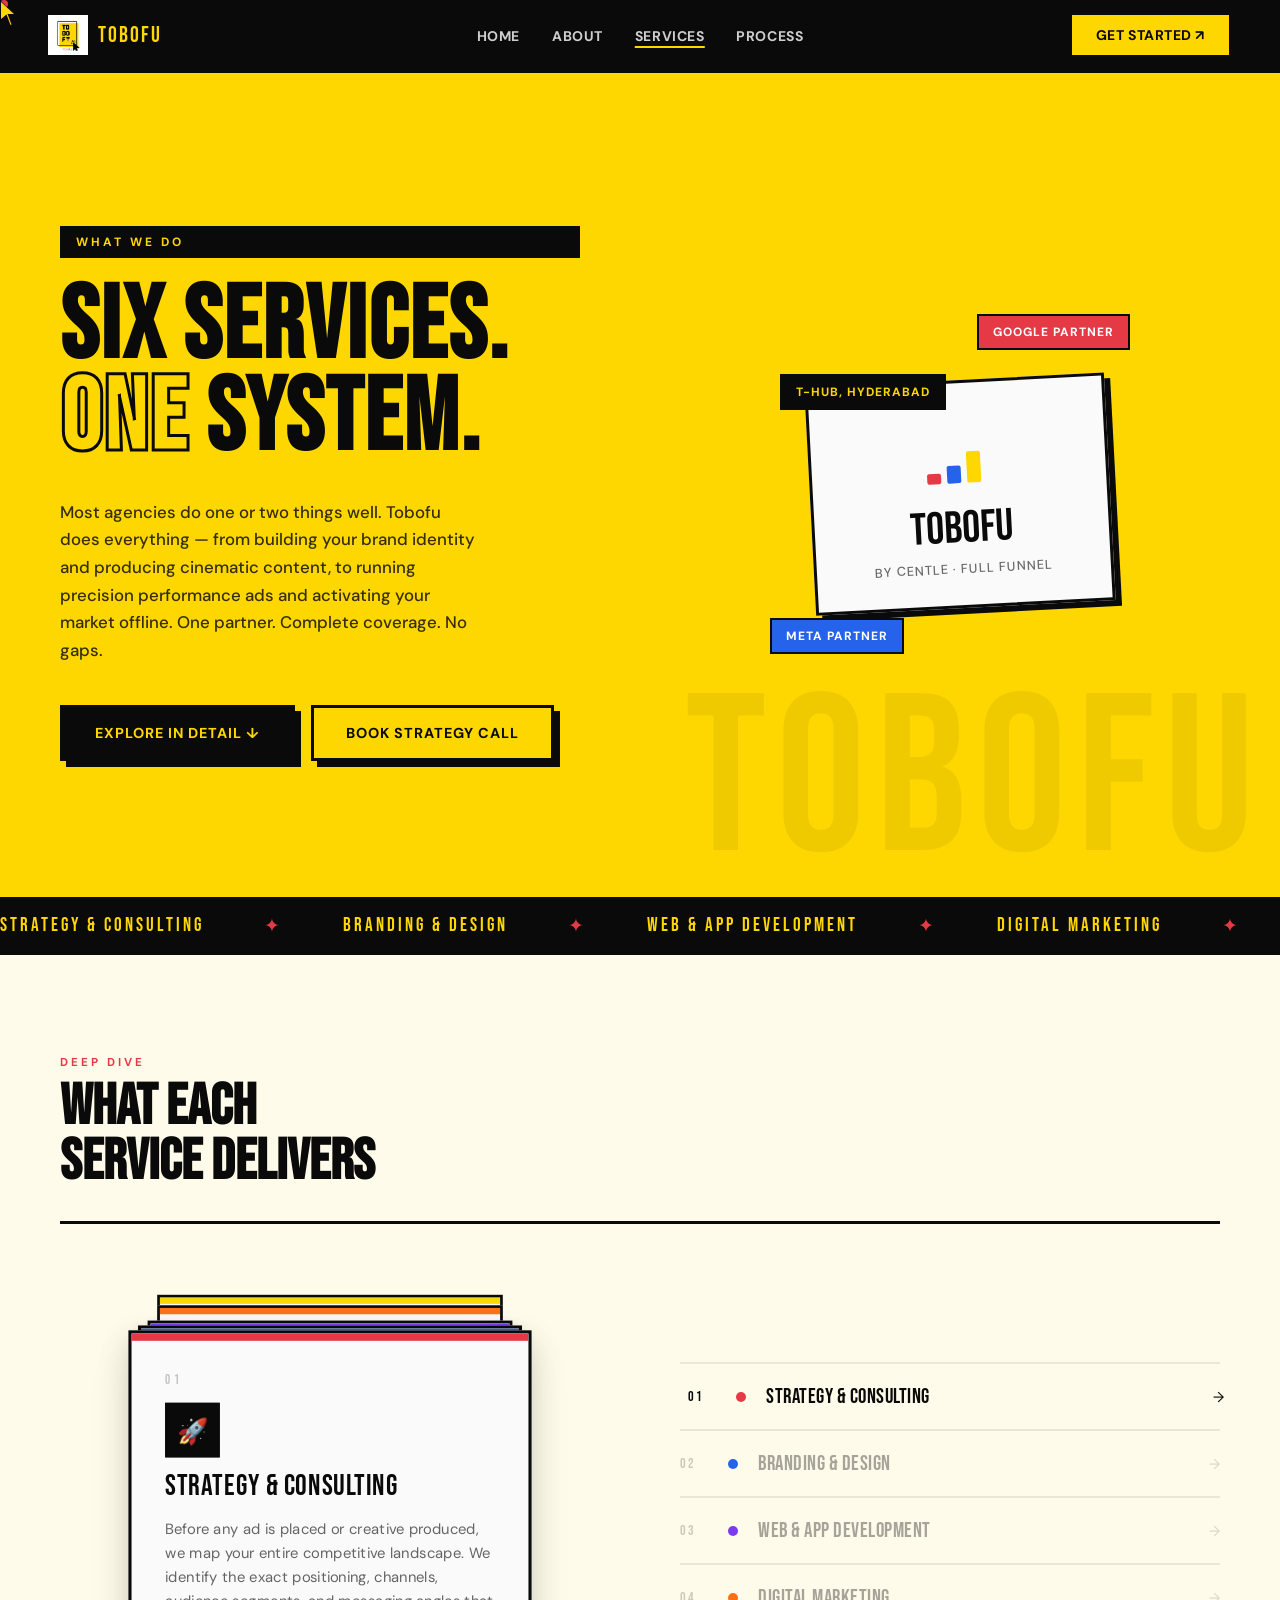
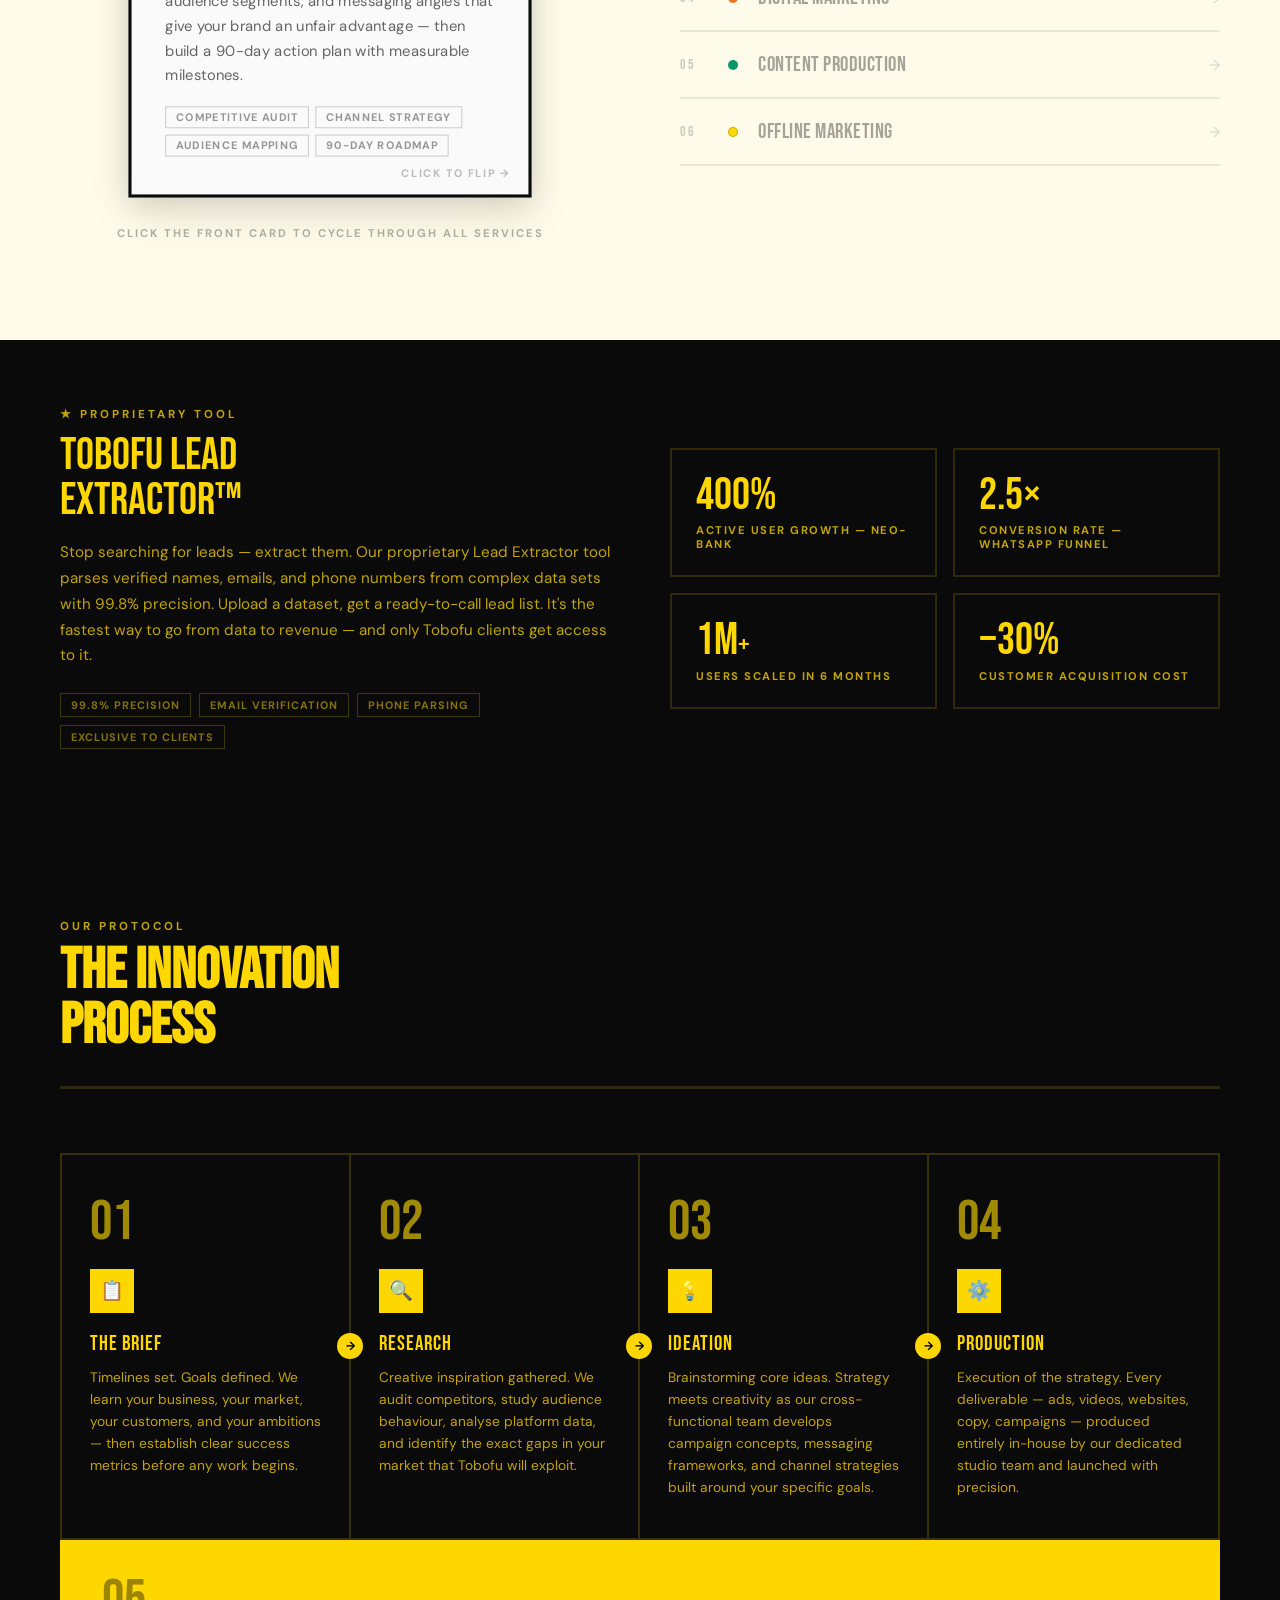
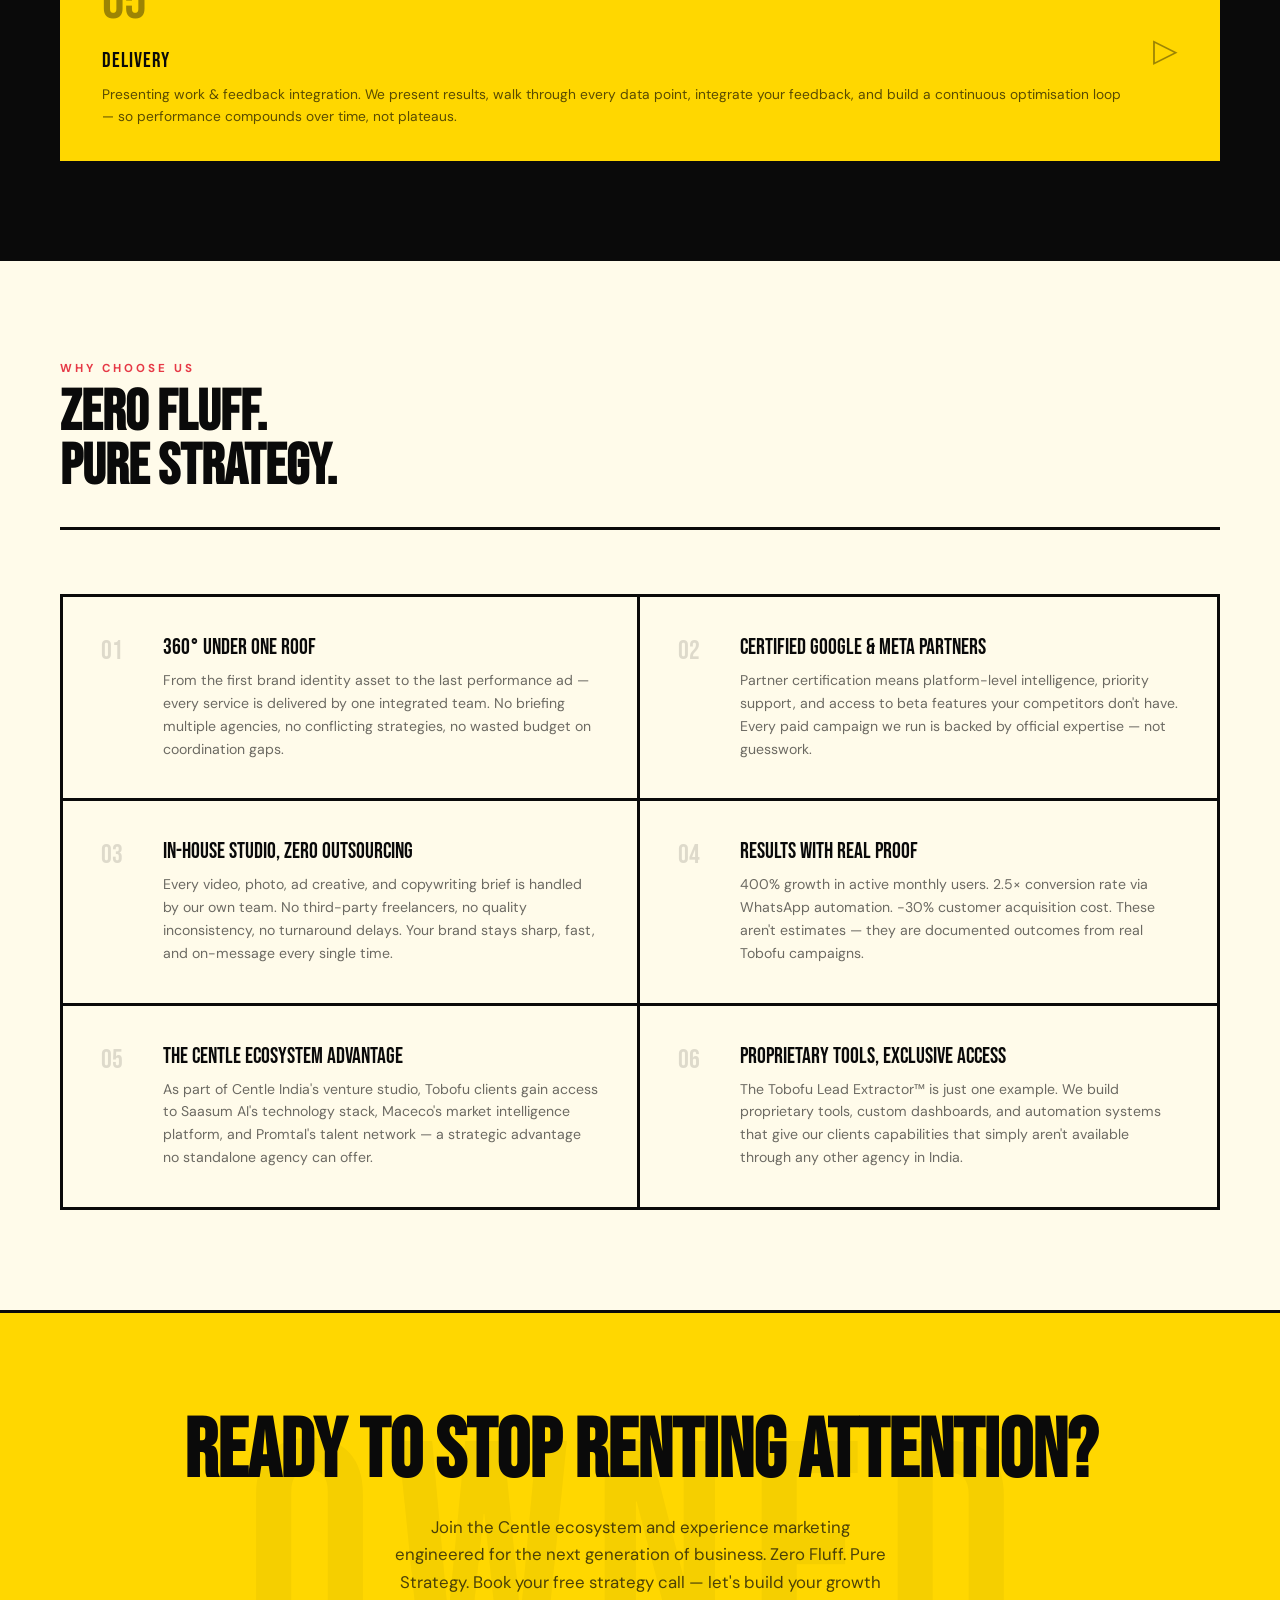
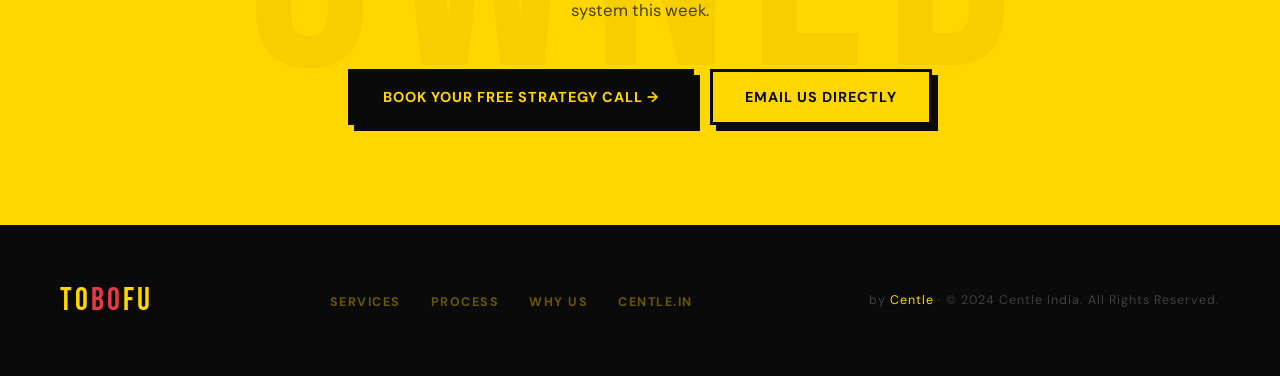
<file: tobofu-services.html>
<!DOCTYPE html>
<html lang="en">
<head>
<meta charset="UTF-8">
<meta name="viewport" content="width=device-width, initial-scale=1.0">
<title>Marketing Services | TOBOFU by Centle India — SEO, PPC, Branding & Content Production</title>
<meta name="description" content="Explore Tobofu's full suite of marketing services: Strategy & Consulting, Branding & Design, Web/App Development, Digital Marketing, Content Production, and Offline Marketing. Certified Google & Meta Partners, Hyderabad.">
<meta name="keywords" content="digital marketing services Hyderabad, SEO agency India, PPC management, branding design agency, content production, performance marketing, WhatsApp automation, lead generation, Google Meta Partner agency, Tobofu services, Centle India">
<meta name="author" content="Centle India">
<meta name="robots" content="index, follow">
<link rel="canonical" href="https://centle.in/tobofu/tobofu-services.html">
<meta property="og:title" content="Marketing Services — TOBOFU by Centle India">
<meta property="og:description" content="Six specialist services. One integrated system. Strategy, Branding, SEO, PPC, Content & Offline Marketing — all under one roof. Certified Google & Meta Partners.">
<meta property="og:type" content="website">
<meta property="og:url" content="https://centle.in/tobofu/tobofu-services.html">
<meta name="twitter:card" content="summary_large_image">
<meta name="twitter:title" content="Marketing Services — TOBOFU by Centle India">
<meta name="twitter:description" content="Six specialist services engineered as one growth system. Strategy, Branding, SEO, PPC, Content & Offline Marketing. Book a free strategy call today.">
<script type="application/ld+json">
{
  "@context": "https://schema.org",
  "@type": "Service",
  "serviceType": "Digital Marketing",
  "provider": {
    "@type": "MarketingAgency",
    "name": "Tobofu by Centle India",
    "url": "https://centle.in/tobofu/",
    "address": {
      "@type": "PostalAddress",
      "streetAddress": "Road No 3, Banjara Hills",
      "addressLocality": "Hyderabad",
      "postalCode": "500034",
      "addressCountry": "IN"
    },
    "email": "corporate@centle.in",
    "telephone": "+91-8520974918"
  },
  "hasOfferCatalog": {
    "@type": "OfferCatalog",
    "name": "Tobofu Marketing Services",
    "itemListElement": [
      {"@type":"Offer","itemOffered":{"@type":"Service","name":"Strategy & Consulting"}},
      {"@type":"Offer","itemOffered":{"@type":"Service","name":"Branding & Design"}},
      {"@type":"Offer","itemOffered":{"@type":"Service","name":"Web & App Development"}},
      {"@type":"Offer","itemOffered":{"@type":"Service","name":"Digital Marketing & PPC"}},
      {"@type":"Offer","itemOffered":{"@type":"Service","name":"Content Production"}},
      {"@type":"Offer","itemOffered":{"@type":"Service","name":"Offline Marketing & BTL"}}
    ]
  }
}
</script>
<link href="https://fonts.googleapis.com/css2?family=Bebas+Neue&family=DM+Sans:wght@400;500;700&display=swap" rel="stylesheet">
<link rel="stylesheet" href="tobofu-services.css">
</head>
<body>

<!-- CURSOR -->
<div class="cursor" id="cursor">
  <svg viewBox="0 0 22 28" fill="none" xmlns="http://www.w3.org/2000/svg">
    <path d="M0 0L0 22L6 17L10 28L13 27L9 16H16L0 0Z" fill="#0A0A0A"/>
    <path d="M1 2L1 19L6.5 14.5L10.5 25L11.5 24.5L7.5 14H14L1 2Z" fill="#FFD700"/>
  </svg>
</div>
<div class="cursor-dot" id="cursorDot"></div>

<!-- NAV -->
<nav id="mainNav">
  <div class="nav-left">
    <div class="centle-logo" style="display:flex;align-items:center;gap:10px;">
      <img src="centle-logo.png" alt="Tobofu Marketing Agency by Centle India" style="height:40px;width:auto;display:block;" />
      <span style="font-family:'Bebas Neue',sans-serif;font-size:22px;letter-spacing:2px;color:var(--yellow);">TOBOFU</span>
    </div>
  </div>
  <ul class="nav-links-center">
    <li><a href="index.html">Home</a></li>
    <li><a href="about.html">About</a></li>
    <li><a href="tobofu-services.html" class="active">Services</a></li>
    <li><a href="process.html">Process</a></li>
  </ul>
  <div class="nav-right">
    <a href="contact.html" class="pill-btn">Get Started ↗</a>
    <button id="mobileMenuBtn" aria-label="Open navigation menu">
      <svg width="24" height="24" viewBox="0 0 24 24" fill="none" stroke="currentColor" stroke-width="2.5">
        <line x1="3" y1="6" x2="21" y2="6"/>
        <line x1="3" y1="12" x2="21" y2="12"/>
        <line x1="3" y1="18" x2="21" y2="18"/>
      </svg>
    </button>
  </div>
</nav>

<!-- Mobile Menu -->
<div id="mobileMenu">
  <a href="index.html">Home</a>
  <a href="about.html">About</a>
  <a href="tobofu-services.html">Services</a>
  <a href="process.html">Process</a>
  <a href="contact.html">Get Started ↗</a>
</div>

<!-- HERO -->
<section class="hero" aria-label="Tobofu Services — Six Services, One Growth System">
  <div class="hero-left">
    <div class="hero-eyebrow">What We Do</div>
    <h1>SIX SERVICES. <span class="outline">ONE</span> SYSTEM.</h1>
    <p class="hero-sub">Most agencies do one or two things well. Tobofu does everything — from building your brand identity and producing cinematic content, to running precision performance ads and activating your market offline. One partner. Complete coverage. No gaps.</p>
    <div class="hero-btns">
      <a href="#services" class="btn-primary">Explore in Detail ↓</a>
      <a href="contact.html" class="btn-outline">Book Strategy Call</a>
    </div>
  </div>
  <div class="hero-right" aria-hidden="true">
    <div class="hero-bg-text">TOBOFU&nbsp;</div>
    <div class="hero-visual">
      <div class="hero-card hero-card-main">
        <div class="funnel-icon">
          <svg viewBox="0 0 80 80" fill="none" xmlns="http://www.w3.org/2000/svg">
            <rect x="8" y="40" width="14" height="32" fill="#E63946" rx="2">
              <animate attributeName="height" values="10;32;10" dur="1.8s" repeatCount="indefinite"/>
              <animate attributeName="y" values="62;40;62" dur="1.8s" repeatCount="indefinite"/>
            </rect>
            <rect x="28" y="24" width="14" height="48" fill="#2563EB" rx="2">
              <animate attributeName="height" values="10;48;10" dur="1.8s" begin="0.2s" repeatCount="indefinite"/>
              <animate attributeName="y" values="62;24;62" dur="1.8s" begin="0.2s" repeatCount="indefinite"/>
            </rect>
            <rect x="48" y="12" width="14" height="60" fill="#FFD700" rx="2">
              <animate attributeName="height" values="10;60;10" dur="1.8s" begin="0.4s" repeatCount="indefinite"/>
              <animate attributeName="y" values="62;12;62" dur="1.8s" begin="0.4s" repeatCount="indefinite"/>
            </rect>
          </svg>
        </div>
        <div class="hero-card-title">TOBOFU</div>
        <div class="hero-card-sub">by Centle · Full Funnel</div>
      </div>
      <div class="floating-tag tag1">Google Partner</div>
      <div class="floating-tag tag2">Meta Partner</div>
      <div class="floating-tag tag3">T-Hub, Hyderabad</div>
    </div>
  </div>
</section>

<!-- MARQUEE -->
<div class="marquee-bar" aria-hidden="true">
  <div class="marquee-track">
    <span>Strategy & Consulting</span><span class="dot">✦</span>
    <span>Branding & Design</span><span class="dot">✦</span>
    <span>Web & App Development</span><span class="dot">✦</span>
    <span>Digital Marketing</span><span class="dot">✦</span>
    <span>Content Production</span><span class="dot">✦</span>
    <span>Offline Marketing & BTL</span><span class="dot">✦</span>
    <span>Tobofu Lead Extractor™</span><span class="dot">✦</span>
    <span>Google & Meta Partner</span><span class="dot">✦</span>
    <span>Strategy & Consulting</span><span class="dot">✦</span>
    <span>Branding & Design</span><span class="dot">✦</span>
    <span>Web & App Development</span><span class="dot">✦</span>
    <span>Digital Marketing</span><span class="dot">✦</span>
    <span>Content Production</span><span class="dot">✦</span>
    <span>Offline Marketing & BTL</span><span class="dot">✦</span>
    <span>Tobofu Lead Extractor™</span><span class="dot">✦</span>
    <span>Google & Meta Partner</span><span class="dot">✦</span>
  </div>
</div>

<!-- FLASHCARD SERVICES -->
<section class="flashcard-section" id="services" aria-label="Our Six Core Marketing Services in Detail">
  <div style="max-width:1280px;margin:0 auto">
    <div class="section-header reveal">
      <div>
        <div class="section-label">Deep Dive</div>
        <h2 class="section-title">WHAT EACH<br>SERVICE DELIVERS</h2>
      </div>
    </div>

    <div class="flashcard-layout">
      <div>
        <div class="stack" id="serviceStack">

          <div class="card" data-index="0">
            <div class="card-accent" style="background:#E63946"></div>
            <div class="card-inner">
              <div class="card-num">01</div>
              <div class="card-icon-box">🚀</div>
              <div class="card-label">Strategy & Consulting</div>
              <div class="card-desc">Before any ad is placed or creative produced, we map your entire competitive landscape. We identify the exact positioning, channels, audience segments, and messaging angles that give your brand an unfair advantage — then build a 90-day action plan with measurable milestones.</div>
              <div class="card-chips">
                <span class="card-chip">Competitive Audit</span>
                <span class="card-chip">Channel Strategy</span>
                <span class="card-chip">Audience Mapping</span>
                <span class="card-chip">90-Day Roadmap</span>
              </div>
            </div>
            <div class="card-tap-hint">Click to flip →</div>
          </div>

          <div class="card" data-index="1">
            <div class="card-accent" style="background:#2563EB"></div>
            <div class="card-inner">
              <div class="card-num">02</div>
              <div class="card-icon-box">✨</div>
              <div class="card-label">Branding & Design</div>
              <div class="card-desc">Your brand is the first sale you make — before a prospect talks to your team or sees your pricing. We build complete identity systems: logo, typography, colour language, brand voice, and editorial guidelines that make your brand immediately recognisable and deeply trusted across every touchpoint.</div>
              <div class="card-chips">
                <span class="card-chip">Logo & Identity</span>
                <span class="card-chip">Brand Guidelines</span>
                <span class="card-chip">Typography System</span>
                <span class="card-chip">Brand Voice</span>
              </div>
            </div>
            <div class="card-tap-hint">Click to flip →</div>
          </div>

          <div class="card" data-index="2">
            <div class="card-accent" style="background:#7C3AED"></div>
            <div class="card-inner">
              <div class="card-num">03</div>
              <div class="card-icon-box">⚡</div>
              <div class="card-label">Web & App Development</div>
              <div class="card-desc">A slow, poorly-converting website is your most expensive marketing mistake. We engineer high-performance digital products — websites, landing pages, and mobile apps — built specifically for conversion speed and seamless user experience. Every pixel is intentional. Every interaction is optimised.</div>
              <div class="card-chips">
                <span class="card-chip">Conversion-First Design</span>
                <span class="card-chip">Mobile Apps</span>
                <span class="card-chip">Landing Pages</span>
                <span class="card-chip">Page Speed Optimisation</span>
              </div>
            </div>
            <div class="card-tap-hint">Click to flip →</div>
          </div>

          <div class="card" data-index="3">
            <div class="card-accent" style="background:#F97316"></div>
            <div class="card-inner">
              <div class="card-num">04</div>
              <div class="card-icon-box">🎯</div>
              <div class="card-label">Digital Marketing</div>
              <div class="card-desc">As certified Google & Meta Partners, we run precision-targeted campaigns that put your brand in front of people who are actively ready to buy. From SEO that builds compounding organic traffic, to PPC that drives immediate results, to WhatsApp automation that converts conversations into sales — we own the full digital channel stack.</div>
              <div class="card-chips">
                <span class="card-chip">Google Ads</span>
                <span class="card-chip">Meta Ads</span>
                <span class="card-chip">SEO</span>
                <span class="card-chip">WhatsApp Automation</span>
              </div>
            </div>
            <div class="card-tap-hint">Click to flip →</div>
          </div>

          <div class="card" data-index="4">
            <div class="card-accent" style="background:#059669"></div>
            <div class="card-inner">
              <div class="card-num">05</div>
              <div class="card-icon-box">🎬</div>
              <div class="card-label">Content Production</div>
              <div class="card-desc">In a world drowning in content, only the exceptional cuts through. Our in-house studio produces cinematic brand films, viral-ready reels, scroll-stopping social content, and conversion-focused copy — all crafted to amplify your brand's voice and accelerate every stage of your funnel simultaneously.</div>
              <div class="card-chips">
                <span class="card-chip">Brand Films</span>
                <span class="card-chip">Reels & Shorts</span>
                <span class="card-chip">Product Photography</span>
                <span class="card-chip">Ad Creatives</span>
              </div>
            </div>
            <div class="card-tap-hint">Click to flip →</div>
          </div>

          <div class="card" data-index="5">
            <div class="card-accent" style="background:#FFD700"></div>
            <div class="card-inner">
              <div class="card-num">06</div>
              <div class="card-icon-box">🏪</div>
              <div class="card-label">Offline Marketing</div>
              <div class="card-desc">Digital reach is powerful — but physical presence creates trust that no ad can replicate. Our offline marketing arm handles BTL activations, experiential event campaigns, outdoor advertising, and on-ground brand experiences that put your brand directly in front of your audience in the real world, creating memories that last long after the screen turns off.</div>
              <div class="card-chips">
                <span class="card-chip">BTL Activations</span>
                <span class="card-chip">Event Marketing</span>
                <span class="card-chip">OOH Advertising</span>
                <span class="card-chip">On-Ground Campaigns</span>
              </div>
            </div>
            <div class="card-tap-hint">Click to flip →</div>
          </div>

        </div>
        <p class="stack-hint">Click the front card to cycle through all services</p>
      </div>

      <!-- RIGHT: service list -->
      <div class="service-list" id="serviceList">
        <div class="service-list-item active-service" data-target="0">
          <span class="sli-num">01</span>
          <span class="sli-dot" style="background:#E63946"></span>
          <span class="sli-name">Strategy & Consulting</span>
          <span class="sli-arrow">→</span>
        </div>
        <div class="service-list-item" data-target="1">
          <span class="sli-num">02</span>
          <span class="sli-dot" style="background:#2563EB"></span>
          <span class="sli-name">Branding & Design</span>
          <span class="sli-arrow">→</span>
        </div>
        <div class="service-list-item" data-target="2">
          <span class="sli-num">03</span>
          <span class="sli-dot" style="background:#7C3AED"></span>
          <span class="sli-name">Web & App Development</span>
          <span class="sli-arrow">→</span>
        </div>
        <div class="service-list-item" data-target="3">
          <span class="sli-num">04</span>
          <span class="sli-dot" style="background:#F97316"></span>
          <span class="sli-name">Digital Marketing</span>
          <span class="sli-arrow">→</span>
        </div>
        <div class="service-list-item" data-target="4">
          <span class="sli-num">05</span>
          <span class="sli-dot" style="background:#059669"></span>
          <span class="sli-name">Content Production</span>
          <span class="sli-arrow">→</span>
        </div>
        <div class="service-list-item" data-target="5">
          <span class="sli-num">06</span>
          <span class="sli-dot" style="background:#FFD700;border:1px solid rgba(0,0,0,.2)"></span>
          <span class="sli-name">Offline Marketing</span>
          <span class="sli-arrow">→</span>
        </div>
      </div>
    </div>
  </div>
</section>

<!-- LEAD EXTRACTOR BAND -->
<div class="featured-band reveal" aria-label="Tobofu Lead Extractor — Proprietary Tool">
  <div>
    <div class="featured-eyebrow">★ Proprietary Tool</div>
    <div class="featured-title">TOBOFU LEAD<br>EXTRACTOR™</div>
    <p class="featured-desc">Stop searching for leads — extract them. Our proprietary Lead Extractor tool parses verified names, emails, and phone numbers from complex data sets with 99.8% precision. Upload a dataset, get a ready-to-call lead list. It's the fastest way to go from data to revenue — and only Tobofu clients get access to it.</p>
    <div class="featured-tags">
      <span class="featured-tag">99.8% Precision</span>
      <span class="featured-tag">Email Verification</span>
      <span class="featured-tag">Phone Parsing</span>
      <span class="featured-tag">Exclusive to Clients</span>
    </div>
  </div>
  <div class="featured-metrics">
    <div class="metric">
      <span class="metric-val">400%</span>
      <span class="metric-label">Active User Growth — Neo-Bank</span>
    </div>
    <div class="metric">
      <span class="metric-val">2.5×</span>
      <span class="metric-label">Conversion Rate — WhatsApp Funnel</span>
    </div>
    <div class="metric">
      <span class="metric-val">1M<small style="font-size:1.8rem">+</small></span>
      <span class="metric-label">Users Scaled in 6 Months</span>
    </div>
    <div class="metric">
      <span class="metric-val">−30%</span>
      <span class="metric-label">Customer Acquisition Cost</span>
    </div>
  </div>
</div>

<!-- PROCESS -->
<section class="process" id="process" aria-label="The Innovation Process">
  <div class="process-inner">
    <div class="section-header reveal">
      <div>
        <div class="section-label">Our Protocol</div>
        <h2 class="section-title">THE INNOVATION<br>PROCESS</h2>
      </div>
    </div>
    <div class="process-steps">
      <div class="process-step reveal">
        <span class="step-num">01</span>
        <div class="step-icon">📋</div>
        <div class="step-title">THE BRIEF</div>
        <p class="step-desc">Timelines set. Goals defined. We learn your business, your market, your customers, and your ambitions — then establish clear success metrics before any work begins.</p>
        <div class="step-connector">→</div>
      </div>
      <div class="process-step reveal reveal-delay-1">
        <span class="step-num">02</span>
        <div class="step-icon">🔍</div>
        <div class="step-title">RESEARCH</div>
        <p class="step-desc">Creative inspiration gathered. We audit competitors, study audience behaviour, analyse platform data, and identify the exact gaps in your market that Tobofu will exploit.</p>
        <div class="step-connector">→</div>
      </div>
      <div class="process-step reveal reveal-delay-2">
        <span class="step-num">03</span>
        <div class="step-icon">💡</div>
        <div class="step-title">IDEATION</div>
        <p class="step-desc">Brainstorming core ideas. Strategy meets creativity as our cross-functional team develops campaign concepts, messaging frameworks, and channel strategies built around your specific goals.</p>
        <div class="step-connector">→</div>
      </div>
      <div class="process-step reveal reveal-delay-3">
        <span class="step-num">04</span>
        <div class="step-icon">⚙️</div>
        <div class="step-title">PRODUCTION</div>
        <p class="step-desc">Execution of the strategy. Every deliverable — ads, videos, websites, copy, campaigns — produced entirely in-house by our dedicated studio team and launched with precision.</p>
      </div>
    </div>
    <!-- Step 5 full width -->
    <div class="process-step reveal" style="border:2px solid rgba(255,215,0,.18);background:var(--yellow);margin-top:0;padding:32px 40px;display:flex;align-items:center;justify-content:space-between;gap:24px;">
      <div>
        <span class="step-num" style="color:var(--black);opacity:.4">05</span>
        <div class="step-title" style="color:var(--black);">DELIVERY</div>
        <p class="step-desc" style="color:rgba(0,0,0,.65);">Presenting work & feedback integration. We present results, walk through every data point, integrate your feedback, and build a continuous optimisation loop — so performance compounds over time, not plateaus.</p>
      </div>
      <span style="font-size:2rem;color:var(--black);opacity:.4">▷</span>
    </div>
  </div>
</section>

<!-- WHY US -->
<section class="why" id="why" aria-label="Why Choose Tobofu">
  <div class="section-header reveal">
    <div>
      <div class="section-label">Why Choose Us</div>
      <h2 class="section-title">ZERO FLUFF.<br>PURE STRATEGY.</h2>
    </div>
  </div>
  <div class="why-grid">
    <div class="why-item reveal">
      <div class="why-num">01</div>
      <div class="why-content">
        <div class="why-title">360° UNDER ONE ROOF</div>
        <p class="why-desc">From the first brand identity asset to the last performance ad — every service is delivered by one integrated team. No briefing multiple agencies, no conflicting strategies, no wasted budget on coordination gaps.</p>
      </div>
    </div>
    <div class="why-item reveal reveal-delay-1">
      <div class="why-num">02</div>
      <div class="why-content">
        <div class="why-title">CERTIFIED GOOGLE & META PARTNERS</div>
        <p class="why-desc">Partner certification means platform-level intelligence, priority support, and access to beta features your competitors don't have. Every paid campaign we run is backed by official expertise — not guesswork.</p>
      </div>
    </div>
    <div class="why-item reveal">
      <div class="why-num">03</div>
      <div class="why-content">
        <div class="why-title">IN-HOUSE STUDIO, ZERO OUTSOURCING</div>
        <p class="why-desc">Every video, photo, ad creative, and copywriting brief is handled by our own team. No third-party freelancers, no quality inconsistency, no turnaround delays. Your brand stays sharp, fast, and on-message every single time.</p>
      </div>
    </div>
    <div class="why-item reveal reveal-delay-1">
      <div class="why-num">04</div>
      <div class="why-content">
        <div class="why-title">RESULTS WITH REAL PROOF</div>
        <p class="why-desc">400% growth in active monthly users. 2.5× conversion rate via WhatsApp automation. −30% customer acquisition cost. These aren't estimates — they are documented outcomes from real Tobofu campaigns.</p>
      </div>
    </div>
    <div class="why-item reveal" style="border-bottom:none">
      <div class="why-num">05</div>
      <div class="why-content">
        <div class="why-title">THE CENTLE ECOSYSTEM ADVANTAGE</div>
        <p class="why-desc">As part of Centle India's venture studio, Tobofu clients gain access to Saasum AI's technology stack, Maceco's market intelligence platform, and Promtal's talent network — a strategic advantage no standalone agency can offer.</p>
      </div>
    </div>
    <div class="why-item reveal reveal-delay-1" style="border-bottom:none">
      <div class="why-num">06</div>
      <div class="why-content">
        <div class="why-title">PROPRIETARY TOOLS, EXCLUSIVE ACCESS</div>
        <p class="why-desc">The Tobofu Lead Extractor™ is just one example. We build proprietary tools, custom dashboards, and automation systems that give our clients capabilities that simply aren't available through any other agency in India.</p>
      </div>
    </div>
  </div>
</section>

<!-- CTA -->
<section class="cta-section" id="cta" aria-label="Book Your Free Strategy Call">
  <div class="cta-bg" aria-hidden="true"><div class="cta-bg-text">OWNED</div></div>
  <h2>READY TO STOP RENTING ATTENTION?</h2>
  <p>Join the Centle ecosystem and experience marketing engineered for the next generation of business. Zero Fluff. Pure Strategy. Book your free strategy call — let's build your growth system this week.</p>
  <div class="cta-btns">
    <a href="contact.html" class="btn-primary">Book Your Free Strategy Call →</a>
    <a href="mailto:corporate@centle.in" class="btn-outline">Email Us Directly</a>
  </div>
</section>

<!-- FOOTER -->
<footer>
  <div class="footer-logo">TO<span>BO</span>FU</div>
  <ul class="footer-links">
    <li><a href="#services">Services</a></li>
    <li><a href="#process">Process</a></li>
    <li><a href="#why">Why Us</a></li>
    <li><a href="https://centle.in" target="_blank" rel="noopener noreferrer">centle.in</a></li>
  </ul>
  <div class="footer-by">by <span>Centle</span> · © 2024 Centle India. All Rights Reserved.</div>
</footer>

<script src="tobofu-services.js"></script>
</body>
</html>
</file>
<file: contact.css>
/* ─── RESET & ROOT ─── */
*,*::before,*::after{box-sizing:border-box;margin:0;padding:0;-webkit-font-smoothing:antialiased;-moz-osx-font-smoothing:grayscale}
html{scroll-behavior:smooth}
:root{
  --yellow:#FFD700;
  --black:#0A0A0A;
  --white:#FAFAFA;
  --red:#E63946;
  --blue:#2563EB;
  --orange:#F97316;
  --green:#059669;
  --border:3px solid #0A0A0A;
  --shadow:6px 6px 0px #0A0A0A;
}
body{
  background:#FFD700;
  color:var(--black);
  font-family:'DM Sans',sans-serif;
  overflow-x:hidden;
  cursor:none;
}

/* ─── CUSTOM CURSOR ─── */
.cursor{
  width:22px;height:28px;
  position:fixed;top:0;left:0;
  pointer-events:none;z-index:9999;
  transition:transform .12s ease;
}
.cursor svg{width:100%;height:100%}
.cursor-dot{
  width:8px;height:8px;border-radius:50%;
  background:var(--red);
  position:fixed;top:0;left:0;
  pointer-events:none;z-index:9998;
}

/* ─── TOPBAR ─── */
.topbar{
  background:var(--black);
  color:rgba(255,215,0,.6);
  font-size:.7rem;font-weight:700;letter-spacing:1.5px;text-transform:uppercase;
  text-align:center;padding:10px 24px;
  border-bottom:2px solid rgba(255,215,0,.12);
}
.topbar a{color:var(--yellow);text-decoration:none;transition:opacity .2s}
.topbar a:hover{opacity:.7}

/* ─── NAV ─── */
nav{
  position:fixed;top:0;left:0;right:0;z-index:200;
  display:flex;align-items:center;justify-content:space-between;
  padding:12px 48px;
  background:var(--black);border-bottom:2px solid rgba(255,255,255,.1);
  transition:background .3s,border-color .3s;
}
nav.dark-nav .centle-logo span{
  color:var(--yellow) !important;
}
nav.dark-nav{background:var(--black);border-bottom-color:rgba(255,255,255,.1)}
.nav-left{display:flex;align-items:center;gap:16px}
.nav-right{display:flex;align-items:center;gap:10px}
.nav-links-center{
  position:absolute;left:50%;transform:translateX(-50%);
  display:flex;align-items:center;gap:32px;list-style:none;
}
.nav-links-center a{
  color:rgba(255,255,255,.8);text-decoration:none;font-size:14px;font-weight:700;
  position:relative;transition:color .2s;text-transform:uppercase;letter-spacing:.04em;cursor:none;
}
nav.dark-nav .nav-links-center a{color:rgba(255,255,255,.8)}
.nav-links-center a::after{
  content:'';position:absolute;bottom:-3px;left:0;right:0;height:2px;
  background:var(--yellow);transform:scaleX(0);transform-origin:left;transition:transform .2s;
}
.nav-links-center a:hover::after,.nav-links-center a.active::after{transform:scaleX(1)}
.pill-btn{
  display:inline-flex;align-items:center;gap:8px;padding:11px 24px;
  background:var(--yellow);color:var(--black);border-color:var(--yellow);font-size:14px;font-weight:700;
  border:var(--border);cursor:none;font-family:'DM Sans',sans-serif;
  text-transform:uppercase;letter-spacing:.04em;text-decoration:none;
  transition:background .2s,color .2s;
}
.pill-btn:hover{background:var(--yellow);color:var(--black)}
nav.dark-nav .pill-btn{background:var(--yellow);color:var(--black);border-color:var(--yellow)}

/* ─── PROGRESS BAR ─── */
.progress-bar{
  position:fixed;bottom:0;left:0;right:0;height:4px;
  background:rgba(0,0,0,.08);z-index:300;
}
.progress-fill{
  height:100%;background:var(--yellow);width:0%;
  transition:width .1s linear;
}

/* ─── CONTACT SECTION WRAPPER ─── */
.contact-section{
  min-height:100vh;
  display:flex;
  align-items:center;
  justify-content:center;
  padding-top:calc(36px + 78px + 40px); /* topbar + nav + gap */
  padding-bottom:60px;
  padding-left:24px;
  padding-right:24px;
}

/* ─── WINDOW CONTAINER ─── */
.container{
  flex:0 1 700px;
  width:100%;
}

/* ─── SCREEN / WINDOW ─── */
.screen{
  position:relative;
  background:#1d1d1d;
  border-radius:15px;
}
.screen::after{
  content:'';
  display:block;
  position:absolute;
  top:0;left:20px;right:20px;bottom:0;
  border-radius:15px;
  box-shadow:0 20px 40px rgba(0,0,0,.4);
  z-index:-1;
}

/* ─── WINDOW CHROME ─── */
.screen-header{
  display:flex;align-items:center;
  padding:10px 20px;
  background:#3d3d3e;
  border-top-left-radius:15px;
  border-top-right-radius:15px;
}
.screen-header-left{margin-right:auto}
.screen-header-button{
  display:inline-block;
  width:8px;height:8px;
  margin-right:3px;
  border-radius:50%;
  background:#fff;
  cursor:none;
}
.screen-header-button.close{background:#ed1c6f}
.screen-header-button.maximize{background:#e8e925}
.screen-header-button.minimize{background:#74c54f}
.screen-header-right{display:flex}
.screen-header-ellipsis{
  width:3px;height:3px;
  margin-left:2px;
  border-radius:50%;
  background:#999;
}

/* ─── SCREEN BODY ─── */
.screen-body{
  display:flex;
}
.screen-body-item{
  flex:1;
  padding:50px;
  font-family:'Montserrat',sans-serif;
  font-weight:700;
  letter-spacing:1.4px;
}
.screen-body-item.left{
  display:flex;
  flex-direction:column;
}

/* ─── APP TITLE ─── */
.app-title{
  display:flex;
  flex-direction:column;
  position:relative;
  color:var(--yellow);
  font-size:26px;
  font-family:'Montserrat',sans-serif;
  font-weight:700;
  letter-spacing:1.4px;
}
.app-title::after{
  content:'';
  display:block;
  position:absolute;
  left:0;bottom:-10px;
  width:25px;height:4px;
  background:var(--yellow);
}
.app-contact{
  margin-top:auto;
  font-size:8px;
  color:#888;
  font-family:'Montserrat',sans-serif;
  font-weight:700;
  letter-spacing:1.4px;
}

/* ─── FORM ─── */
.app-form-group{
  margin-bottom:15px;
}
.app-form-group.message{
  margin-top:40px;
}
.app-form-group.buttons{
  margin-bottom:0;
  text-align:right;
}
.app-form-control{
  width:100%;
  padding:10px 0;
  background:none;
  border:none;
  border-bottom:1px solid #666;
  color:#ddd;
  font-size:14px;
  font-family:'Montserrat',sans-serif;
  font-weight:700;
  letter-spacing:1.4px;
  text-transform:uppercase;
  outline:none;
  transition:border-color .2s;
  cursor:none;
}
.app-form-control::placeholder{color:#666}
.app-form-control:focus{border-bottom-color:#ddd}
.app-form-button{
  background:none;
  border:none;
  color:var(--yellow);
  font-size:14px;
  font-family:'Montserrat',sans-serif;
  font-weight:700;
  letter-spacing:1.4px;
  cursor:none;
  outline:none;
  transition:color .2s;
  text-transform:uppercase;
}
.app-form-button:hover{color:rgba(255,215,0,.6)}

/* ─── FOOTER ─── */
footer{
  background:var(--black);
  padding:56px 60px 0;
  border-top:var(--border);
}
.footer-inner{
  display:grid;grid-template-columns:2fr 1fr 1fr 1fr;
  gap:48px;padding-bottom:56px;
  border-bottom:1px solid rgba(255,215,0,.1);
}
.footer-brand img{height:56px;width:auto;margin-bottom:18px;display:block}
.footer-brand p{
  font-size:.82rem;line-height:1.7;color:rgba(255,215,0,.35);max-width:280px;
}
.footer-col h4{
  font-family:'Bebas Neue',sans-serif;font-size:1rem;letter-spacing:2px;
  color:var(--yellow);margin-bottom:18px;
}
.footer-col ul{list-style:none;display:flex;flex-direction:column;gap:10px}
.footer-col a{
  font-size:.78rem;font-weight:700;letter-spacing:1px;text-transform:uppercase;
  color:rgba(255,215,0,.35);text-decoration:none;transition:color .2s;
}
.footer-col a:hover{color:var(--yellow)}
.footer-bottom{
  display:flex;justify-content:space-between;align-items:center;
  padding:22px 0;
  font-size:.7rem;font-weight:700;letter-spacing:1.5px;text-transform:uppercase;
  color:rgba(255,215,0,.2);
}

/* ─── REVEAL ─── */
.reveal{opacity:0;transform:translateY(36px);transition:opacity .7s,transform .7s}
.reveal.visible{opacity:1;transform:none}
.reveal-delay-1{transition-delay:.12s}

/* ─── RESPONSIVE ─── */
@media(max-width:900px){
  nav{padding:14px 24px}
  .nav-links-center{display:none}
  .footer-inner{grid-template-columns:1fr 1fr;gap:32px}
  footer{padding:48px 24px 0}
  .footer-bottom{flex-direction:column;gap:8px;text-align:center}
}
@media(max-width:600px){
  .screen-body{padding:40px}
  .screen-body-item{padding:0}
}
@media(max-width:520px){
  .screen-body{flex-direction:column}
  .screen-body-item.left{margin-bottom:30px}
  .app-title{flex-direction:row}
  .app-title span{margin-right:12px}
  .app-title::after{display:none}
}
/* ─── MOBILE MENU ─── */
#mobileMenuBtn{
  display:none;
  background:none;border:none;
  cursor:pointer;padding:6px;
  color:var(--yellow);
}
nav.dark-nav #mobileMenuBtn{color:var(--yellow)}

#mobileMenu{
  display:none;
  position:fixed;top:65px;left:0;right:0;
  background:var(--white);
  border-bottom:var(--border);
  flex-direction:column;
  z-index:199;
  padding:16px 0;
}
#mobileMenu.open{display:flex}
#mobileMenu a{
  padding:14px 24px;
  font-size:15px;font-weight:700;
  text-transform:uppercase;letter-spacing:.06em;
  color:var(--black);text-decoration:none;
  border-bottom:1px solid rgba(0,0,0,.06);
  transition:background .15s;
}
#mobileMenu a:last-child{
  color:var(--yellow);background:var(--black);
  border-bottom:none;margin:8px 16px 0;
  text-align:center;padding:12px;
}
#mobileMenu a:hover{background:var(--yellow)}

/* ─── RESPONSIVE: CONTACT PAGE ─── */
@media(max-width:768px){
  #mobileMenuBtn{display:block}
  .pill-btn{display:none}
  nav{padding:10px 20px}
  .nav-links-center{display:none}

  .topbar{font-size:.6rem;padding:8px 16px}

  .contact-section{
    padding-top:calc(36px + 65px + 24px);
    padding-bottom:40px;
    padding-left:16px;
    padding-right:16px;
    align-items:flex-start;
  }

  .screen-body{flex-direction:column}
  .screen-body-item{padding:32px 24px}
  .screen-body-item.left{margin-bottom:0;border-bottom:1px solid rgba(255,255,255,.08)}
  .app-title{flex-direction:row;gap:12px}
  .app-title::after{display:none}
  .app-contact{margin-top:16px}

  footer{padding:40px 16px 0}
  .footer-inner{grid-template-columns:1fr 1fr;gap:24px}
  .footer-bottom{flex-direction:column;gap:8px;text-align:center;padding:16px 0}
}

@media(max-width:420px){
  .footer-inner{grid-template-columns:1fr}
  .screen-body-item{padding:24px 16px}
}
</file>
<file: process.css>
/* ─── RESET & ROOT ─── */
*,*::before,*::after{box-sizing:border-box;margin:0;padding:0}
html{scroll-behavior:smooth}
:root{
  --yellow:#FFD700;
  --black:#0A0A0A;
  --white:#FAFAFA;
  --red:#E63946;
  --blue:#2563EB;
  --purple:#7C3AED;
  --orange:#F97316;
  --green:#059669;
  --midgray:#888;
  --border:3px solid #0A0A0A;
  --shadow:6px 6px 0px #0A0A0A;
  --circle-size: min(46vw, 440px);
}
body{
  background:#FFFBEA;
  color:var(--black);
  font-family:'DM Sans',sans-serif;
  overflow-x:hidden;
  cursor:none;
}

/* ─── CUSTOM CURSOR ─── */
.cursor{
  width:22px;height:28px;
  position:fixed;top:0;left:0;
  pointer-events:none;z-index:9999;
  transition:transform .12s ease;
}
.cursor svg{width:100%;height:100%}
.cursor-dot{
  width:8px;height:8px;border-radius:50%;
  background:var(--red);
  position:fixed;top:0;left:0;
  pointer-events:none;z-index:9998;
}

/* ─── NAV ─── */
nav{
  position:fixed;top:0;left:0;right:0;z-index:200;
  display:flex;align-items:center;justify-content:space-between;
  padding:12px 48px;
  background:var(--black);border-bottom:2px solid rgba(255,255,255,.1);
  transition:background .3s,border-color .3s;
}
nav.dark-nav .centle-logo span{color:var(--yellow) !important}
nav.dark-nav{background:var(--black);border-bottom-color:rgba(255,255,255,.1)}
.nav-left{display:flex;align-items:center;gap:16px}
.nav-right{display:flex;align-items:center;gap:10px}
.nav-links-center{
  position:absolute;left:50%;transform:translateX(-50%);
  display:flex;align-items:center;gap:32px;list-style:none;
}
.nav-links-center a{
  color:rgba(255,255,255,.8);text-decoration:none;font-size:14px;font-weight:700;
  position:relative;transition:color .2s;text-transform:uppercase;letter-spacing:.04em;cursor:none;
}
nav.dark-nav .nav-links-center a{color:rgba(255,255,255,.8)}
.nav-links-center a::after{
  content:'';position:absolute;bottom:-3px;left:0;right:0;height:2px;
  background:var(--yellow);transform:scaleX(0);transform-origin:left;transition:transform .2s;
}
.nav-links-center a:hover::after,.nav-links-center a.active::after{transform:scaleX(1)}
.pill-btn{
  display:inline-flex;align-items:center;gap:8px;padding:11px 24px;
  background:var(--yellow);color:var(--black);border-color:var(--yellow);font-size:14px;font-weight:700;
  border:var(--border);cursor:none;font-family:'DM Sans',sans-serif;
  text-transform:uppercase;letter-spacing:.04em;text-decoration:none;
  transition:background .2s,color .2s;
}
.pill-btn:hover{background:var(--yellow);color:var(--black)}
nav.dark-nav .pill-btn{background:var(--yellow);color:var(--black);border-color:var(--yellow)}

/* ─── HERO SCROLL PARENT ─── */
.hero-scroll-parent{
  height:300vh;
  position:relative;
}

/* ─── HERO ─── */
.hero{
  background:#0D0D0D;
  border-bottom:2px solid rgba(255,214,0,0.15);
  overflow:hidden;
  position:sticky;
  top:0;
  height:100vh;
  min-height:unset;
  display:grid;
  grid-template-columns:1fr 1fr;
  grid-template-rows:1fr;
  align-items:stretch;
  padding-top:70px; /* nav height offset */
}

/* Canvas + glow orb removed intentionally */
#heroTriCanvas{ display:none }
#heroGlowOrb  { display:none }

/* ─── RING — left column, centred ─── */
.hero-circle-wrap{
  position:relative;
  grid-column:1;
  z-index:2;
  pointer-events:none;
  display:flex;
  align-items:center;
  justify-content:center;
  width:100%;
  height:100%;
  margin-top:0;
}

/* The UL that rotates */
#scrambleList{
  position:relative;
  width:var(--circle-size);
  height:var(--circle-size);
  margin:0;padding:0;list-style:none;
  border-radius:50%;
  overflow:visible;
  flex-shrink:0;
}
#scrambleList > li{
  position:absolute;
  top:0;left:0;
  width:0;height:0;
}

#scrambleList > li > span{
  position:absolute;
  top:0;left:0;
  transform-origin:0 0;
  display:inline-block;
  font-family:'Bebas Neue',sans-serif;
  font-size:clamp(1.1rem,2.8vw,2rem);
  color:#FFD600;
  text-shadow:
    0 0 8px  rgba(255,214,0,0.9),
    0 0 20px rgba(255,214,0,0.5),
    0 0 40px rgba(255,214,0,0.25);
}

/* ─── HERO RIGHT COLUMN — title content ─── */
.hero-center-content{
  grid-column:2;
  position:relative;
  z-index:3;
  display:flex;
  flex-direction:column;
  align-items:flex-start;
  justify-content:center;
  gap:0;
  padding:0 60px 0 40px;
  pointer-events:none;
  width:100%;
  height:100%;
  margin-top:0;
}

/* Headline + sub adapt to dark */
.hero h1{
  font-family:'Bebas Neue',sans-serif;
  font-size:clamp(5rem,10vw,11rem);
  line-height:.88;letter-spacing:2px;
  color:#FFD600;
  margin-bottom:36px;
  position:relative;z-index:2;
}
.hero h1 .outline{
  -webkit-text-stroke:3px #FFD600;
  color:transparent;
}
.hero-eyebrow{
  display:inline-block;
  background:#FFD600;color:#0D0D0D;
  font-size:.75rem;font-weight:700;
  letter-spacing:3px;text-transform:uppercase;
  padding:6px 14px;margin-bottom:28px;
  border:2px solid #FFD600;
  width:fit-content;
}
.hero-sub{
  font-size:1.05rem;font-weight:500;max-width:500px;
  line-height:1.65;color:rgba(255,214,0,0.5);
  position:relative;z-index:2;
  margin-bottom:48px;
}
.hero-scroll-hint{
  display:flex;align-items:center;gap:14px;
  font-size:.72rem;font-weight:700;letter-spacing:3px;text-transform:uppercase;
  color:rgba(255,214,0,0.3);
  position:relative;z-index:2;
}
.hero-scroll-hint span{
  width:60px;height:2px;background:rgba(255,214,0,0.2);display:block;
}

/* ─── MARQUEE ─── */
.marquee-bar{
  background:var(--yellow);overflow:hidden;
  padding:14px 0;border-bottom:var(--border);
}
.marquee-track{
  display:flex;gap:60px;
  animation:marquee 20s linear infinite;
  white-space:nowrap;
}
.marquee-track span{
  font-family:'Bebas Neue',sans-serif;
  font-size:1.1rem;letter-spacing:3px;
  color:var(--black);flex-shrink:0;
}
.marquee-track .dot{color:var(--red)}
@keyframes marquee{
  0%{transform:translateX(0)}
  100%{transform:translateX(-50%)}
}

/* ─── INTRO BAND ─── */
.intro-band{
  display:grid;grid-template-columns:1fr 1fr;
  border-bottom:var(--border);
}
.intro-left{
  padding:80px 60px;
  border-right:var(--border);
}
.intro-label{
  font-size:.72rem;font-weight:700;letter-spacing:3px;text-transform:uppercase;
  color:var(--red);margin-bottom:14px;
}
.intro-title{
  font-family:'Bebas Neue',sans-serif;
  font-size:clamp(2.5rem,4vw,4.5rem);
  line-height:.95;color:var(--black);margin-bottom:24px;
}
.intro-body{
  font-size:.98rem;line-height:1.7;color:rgba(0,0,0,.6);max-width:420px;
}
.intro-right{
  padding:80px 60px;
  display:grid;grid-template-columns:1fr 1fr;gap:0;
}
.intro-stat{
  padding:32px;border-right:var(--border);border-bottom:var(--border);
}
.intro-stat:nth-child(2n){border-right:none}
.intro-stat:nth-child(3),.intro-stat:nth-child(4){border-bottom:none}
.intro-stat-val{
  font-family:'Bebas Neue',sans-serif;
  font-size:3.2rem;color:var(--black);line-height:1;margin-bottom:6px;
}
.intro-stat-label{
  font-size:.68rem;font-weight:700;letter-spacing:1.5px;text-transform:uppercase;
  color:rgba(0,0,0,.4);
}

/* ─── HORIZONTAL SCROLL ─── */
.sticky-parent{height:700vh}
.sticky{
  position:sticky;top:0;
  max-height:100vh;
  overflow-x:hidden;overflow-y:hidden;
}
.horizontal{display:flex}

/* ─── PROCESS STEP PANELS ─── */
.process-panel{
  display:block;
  min-width:50vw;height:100vh;
  border-right:var(--border);
  position:relative;overflow:hidden;flex-shrink:0;
}
.process-panel:last-child{border-right:none}

.panel-intro{
  background:var(--black);
  display:flex;flex-direction:column;
  justify-content:center;align-items:flex-start;
  padding:80px 64px;
}
.panel-intro-eyebrow{
  font-size:.7rem;font-weight:700;letter-spacing:3px;text-transform:uppercase;
  color:rgba(255,215,0,.7);margin-bottom:20px;
  display:flex;align-items:center;gap:12px;
}
.panel-intro-eyebrow::before{content:'';width:30px;height:2px;background:rgba(255,215,0,.3)}
.panel-intro h2{
  font-family:'Bebas Neue',sans-serif;
  font-size:clamp(4rem,6vw,6.5rem);
  color:var(--yellow);line-height:.9;margin-bottom:28px;
}
.panel-intro p{
  font-size:.95rem;line-height:1.7;color:rgba(255,215,0,.75);max-width:380px;margin-bottom:40px;
}
.scroll-arrow{
  display:flex;align-items:center;gap:12px;
  font-size:.72rem;font-weight:700;letter-spacing:2px;text-transform:uppercase;
  color:rgba(255,215,0,.7);
}
.scroll-arrow-icon{
  width:44px;height:44px;border:2px solid rgba(255,215,0,.7);
  display:flex;align-items:center;justify-content:center;
  font-size:1.2rem;
  animation:arrowPulse 1.8s ease-in-out infinite;
}
@keyframes arrowPulse{
  0%,100%{transform:translateX(0);opacity:.4}
  50%{transform:translateX(6px);opacity:1}
}
.panel-intro-bg{
  position:absolute;bottom:-40px;right:-20px;
  font-family:'Bebas Neue',sans-serif;font-size:18rem;
  color:rgba(255,215,0,.03);letter-spacing:8px;
  user-select:none;pointer-events:none;line-height:1;
}

.step-panel{
  display:flex;flex-direction:column;justify-content:flex-end;
  padding:60px 56px;position:relative;
}
.step-panel-1{background:#FFFBEA}
.step-panel-2{background:var(--black)}
.step-panel-3{background:var(--yellow)}
.step-panel-4{background:var(--black)}
.step-panel-5{background:#FFFBEA}

.step-panel .step-bg-num{
  position:absolute;top:-30px;right:-10px;
  font-family:'Bebas Neue',sans-serif;font-size:22rem;
  line-height:1;user-select:none;pointer-events:none;
}
.step-panel-1 .step-bg-num{color:rgba(0,0,0,.04)}
.step-panel-2 .step-bg-num{color:rgba(255,215,0,.04)}
.step-panel-3 .step-bg-num{color:rgba(0,0,0,.06)}
.step-panel-4 .step-bg-num{color:rgba(255,215,0,.04)}
.step-panel-5 .step-bg-num{color:rgba(0,0,0,.04)}

.step-num-tag{
  display:inline-flex;align-items:center;gap:8px;
  font-family:'Bebas Neue',sans-serif;font-size:.85rem;letter-spacing:3px;
  margin-bottom:20px;padding:6px 14px;border:2px solid;width:fit-content;
}
.step-panel-1 .step-num-tag{border-color:rgba(0,0,0,.15);color:rgba(0,0,0,.4)}
.step-panel-2 .step-num-tag{border-color:rgba(255,215,0,.2);color:rgba(255,215,0,.4)}
.step-panel-3 .step-num-tag{border-color:rgba(0,0,0,.2);color:rgba(0,0,0,.5)}
.step-panel-4 .step-num-tag{border-color:rgba(255,215,0,.2);color:rgba(255,215,0,.4)}
.step-panel-5 .step-num-tag{border-color:rgba(0,0,0,.15);color:rgba(0,0,0,.4)}

.step-icon-box{
  width:64px;height:64px;
  display:flex;align-items:center;justify-content:center;
  font-size:1.8rem;border:3px solid;margin-bottom:24px;position:relative;z-index:1;
}
.step-panel-1 .step-icon-box{border-color:var(--black);background:var(--black)}
.step-panel-2 .step-icon-box{border-color:var(--yellow);background:var(--yellow)}
.step-panel-3 .step-icon-box{border-color:var(--black);background:var(--black)}
.step-panel-4 .step-icon-box{border-color:var(--yellow);background:var(--yellow)}
.step-panel-5 .step-icon-box{border-color:var(--black);background:var(--black)}

.step-title{
  font-family:'Bebas Neue',sans-serif;
  font-size:clamp(2.4rem,4vw,3.8rem);
  line-height:.95;letter-spacing:1px;margin-bottom:18px;position:relative;z-index:1;
}
.step-panel-1 .step-title{color:var(--black)}
.step-panel-2 .step-title{color:var(--yellow)}
.step-panel-3 .step-title{color:var(--black)}
.step-panel-4 .step-title{color:var(--yellow)}
.step-panel-5 .step-title{color:var(--black)}

.step-desc{
  font-size:.9rem;line-height:1.7;max-width:340px;
  margin-bottom:28px;position:relative;z-index:1;
}
.step-panel-1 .step-desc{color:rgba(0,0,0,.55)}
.step-panel-2 .step-desc{color:rgba(255,215,0,.75)}
.step-panel-3 .step-desc{color:rgba(0,0,0,.6)}
.step-panel-4 .step-desc{color:rgba(255,215,0,.75)}
.step-panel-5 .step-desc{color:rgba(0,0,0,.55)}

.step-chips{display:flex;flex-wrap:wrap;gap:8px;position:relative;z-index:1}
.step-chip{
  font-size:.62rem;font-weight:700;letter-spacing:1.2px;text-transform:uppercase;
  padding:5px 12px;border:1.5px solid;
}
.step-panel-1 .step-chip{border-color:rgba(0,0,0,.18);color:rgba(0,0,0,.45)}
.step-panel-2 .step-chip{border-color:rgba(255,215,0,.22);color:rgba(255,215,0,.5)}
.step-panel-3 .step-chip{border-color:rgba(0,0,0,.2);color:rgba(0,0,0,.5)}
.step-panel-4 .step-chip{border-color:rgba(255,215,0,.22);color:rgba(255,215,0,.5)}
.step-panel-5 .step-chip{border-color:rgba(0,0,0,.18);color:rgba(0,0,0,.45)}

.step-accent{position:absolute;top:0;left:0;right:0;height:5px}
.panel-connector{
  position:absolute;top:50%;right:-54px;
  width:42px;height:42px;
  display:flex;align-items:center;justify-content:center;
  font-size:1rem;font-weight:700;
  border-radius:50%;z-index:10;
  transform:translateY(-50%);
  border:3px solid var(--black);
  background:var(--yellow);color:var(--black);
}

/* ─── TIMELINE SECTION ─── */
.timeline-section{
  background:var(--black);padding:100px 60px;
  border-top:var(--border);border-bottom:var(--border);
}
.tl-header{
  display:flex;align-items:flex-end;justify-content:space-between;
  margin-bottom:70px;border-bottom:2px solid rgba(255,215,0,.12);padding-bottom:32px;
}
.tl-label{font-size:.72rem;font-weight:700;letter-spacing:3px;text-transform:uppercase;color:rgba(255,215,0,.45);margin-bottom:10px}
.tl-title{font-family:'Bebas Neue',sans-serif;font-size:clamp(3rem,5vw,5rem);color:var(--yellow);line-height:.95}
.tl-count{font-family:'Bebas Neue',sans-serif;font-size:6rem;color:rgba(255,215,0,.05);line-height:1}
.timeline{display:flex;flex-direction:column;gap:0;border:2px solid rgba(255,215,0,.12)}
.tl-row{
  display:grid;grid-template-columns:120px 1fr 1fr;
  border-bottom:2px solid rgba(255,215,0,.08);transition:background .25s;
}
.tl-row:last-child{border-bottom:none}
.tl-row:hover{background:rgba(255,215,0,.03)}
.tl-week{
  padding:32px 28px;border-right:2px solid rgba(255,215,0,.08);
  font-family:'Bebas Neue',sans-serif;font-size:1.1rem;letter-spacing:2px;
  color:rgba(255,215,0,.75);display:flex;align-items:center;
}
.tl-phase{padding:32px 36px;border-right:2px solid rgba(255,215,0,.08)}
.tl-phase-name{font-family:'Bebas Neue',sans-serif;font-size:1.4rem;color:var(--yellow);letter-spacing:.5px;margin-bottom:8px}
.tl-phase-sub{font-size:.82rem;line-height:1.6;color:rgba(255,215,0,.75)}
.tl-deliverable{padding:32px 36px;display:flex;align-items:center;flex-wrap:wrap;gap:8px}
.tl-tag{
  font-size:.62rem;font-weight:700;letter-spacing:1.2px;text-transform:uppercase;
  padding:4px 10px;border:1.5px solid rgba(255,215,0,.4);color:rgba(255,215,0,.75);
}

/* ─── FLIP CARDS (What to Expect) ─── */
.expect-section{
  padding:100px 60px;border-bottom:var(--border);background:#FFFBEA;
}
.expect-hint{
  font-size:.72rem;font-weight:700;letter-spacing:2px;text-transform:uppercase;
  color:rgba(0,0,0,.3);margin-top:14px;
}
.flip-grid{
  display:grid;grid-template-columns:repeat(3,1fr);gap:24px;margin-top:56px;
}
.flip-card{
  background:transparent;height:280px;perspective:1000px;cursor:none;
}
.flip-card-inner{
  position:relative;width:100%;height:100%;
  transition:transform 0.8s cubic-bezier(0.4,0,0.2,1);
  transform-style:preserve-3d;
}
.flip-card:hover .flip-card-inner{transform:rotateY(180deg)}
.flip-card-front,.flip-card-back{
  position:absolute;inset:0;
  display:flex;flex-direction:column;justify-content:center;
  padding:36px 32px;
  -webkit-backface-visibility:hidden;backface-visibility:hidden;
  border:var(--border);
}
.flip-card-front{background:var(--yellow);box-shadow:5px 5px 0 var(--black);gap:16px}
.flip-icon{font-size:2rem;line-height:1}
.flip-title{font-family:'Bebas Neue',sans-serif;font-size:1.6rem;letter-spacing:.5px;color:var(--black);line-height:1}
.flip-hint{font-size:.65rem;font-weight:700;letter-spacing:2px;text-transform:uppercase;color:rgba(0,0,0,.35);margin-top:auto}
.flip-card-back{
  background:var(--black);box-shadow:5px 5px 0 rgba(255,215,0,.3);
  transform:rotateY(180deg);gap:10px;
}
.flip-back-num{
  font-family:'Bebas Neue',sans-serif;font-size:4rem;line-height:1;
  color:rgba(255,215,0,.08);position:absolute;top:16px;right:20px;letter-spacing:2px;
}
.flip-back-title{font-family:'Bebas Neue',sans-serif;font-size:1.5rem;letter-spacing:.5px;color:var(--yellow);line-height:1;margin-bottom:6px}
.flip-back-desc{font-size:.85rem;line-height:1.7;color:rgba(255,215,0,.65)}

/* ─── CTA ─── */
.cta-section{
  background:var(--yellow);border-top:var(--border);
  padding:100px 60px;
  display:flex;flex-direction:column;align-items:center;
  text-align:center;position:relative;overflow:hidden;
}
.cta-bg{position:absolute;top:0;left:0;right:0;bottom:0;display:flex;align-items:center;justify-content:center;pointer-events:none}
.cta-bg-text{font-family:'Bebas Neue',sans-serif;font-size:20rem;color:rgba(0,0,0,.04);letter-spacing:20px;white-space:nowrap}
.cta-section h2{font-family:'Bebas Neue',sans-serif;font-size:clamp(3rem,6.5vw,6.5rem);line-height:.95;position:relative;z-index:1;margin-bottom:22px}
.cta-section p{font-size:1.05rem;max-width:500px;margin-bottom:44px;opacity:.72;position:relative;z-index:1;line-height:1.65}
.cta-btns{display:flex;gap:16px;position:relative;z-index:1;flex-wrap:wrap;justify-content:center}
.btn-primary{
  display:inline-flex;align-items:center;gap:10px;
  background:var(--black);color:var(--yellow);
  font-family:'DM Sans',sans-serif;font-weight:700;font-size:.9rem;letter-spacing:1px;text-transform:uppercase;
  padding:16px 32px;border:var(--border);box-shadow:var(--shadow);text-decoration:none;
  transition:transform .15s,box-shadow .15s;cursor:none;
}
.btn-primary:hover{transform:translate(-3px,-3px);box-shadow:9px 9px 0 #0a0a0a}
.btn-outline{
  display:inline-flex;align-items:center;gap:10px;
  background:transparent;color:var(--black);
  font-family:'DM Sans',sans-serif;font-weight:700;font-size:.9rem;letter-spacing:1px;text-transform:uppercase;
  padding:16px 32px;border:var(--border);box-shadow:var(--shadow);text-decoration:none;
  transition:transform .15s,box-shadow .15s,background .15s,color .15s;cursor:none;
}
.btn-outline:hover{transform:translate(-3px,-3px);box-shadow:9px 9px 0 #0a0a0a;background:var(--black);color:var(--yellow)}

/* ─── FOOTER ─── */
footer{background:var(--black);padding:56px 60px;display:flex;align-items:center;justify-content:space-between}
.footer-logo{font-family:'Bebas Neue',sans-serif;font-size:2rem;color:var(--yellow);letter-spacing:3px}
.footer-logo span{color:var(--red)}
.footer-links{display:flex;gap:30px;list-style:none}
.footer-links a{color:rgba(255,215,0,.38);font-size:.78rem;font-weight:700;letter-spacing:1.5px;text-transform:uppercase;text-decoration:none;transition:color .2s}
.footer-links a:hover{color:var(--yellow)}
.footer-by{font-size:.78rem;color:rgba(255,255,255,.22);letter-spacing:1px}
.footer-by span{color:var(--yellow)}

/* ─── REVEAL ─── */
.reveal{opacity:0;transform:translateY(36px);transition:opacity .7s,transform .7s}
.reveal.visible{opacity:1;transform:none}
.reveal-delay-1{transition-delay:.12s}
.reveal-delay-2{transition-delay:.24s}
.reveal-delay-3{transition-delay:.36s}

/* ─── PROGRESS BAR ─── */
.progress-bar{position:fixed;bottom:0;left:0;right:0;height:4px;background:rgba(0,0,0,.08);z-index:300}
.progress-fill{height:100%;background:var(--yellow);width:0%;transition:width .1s linear}

/* ─── RESPONSIVE ─── */
@media(max-width:900px){
  nav{padding:14px 24px}
  .nav-links-center{display:none}
  .hero{padding:80px 0 0;grid-template-columns:1fr}
  .intro-band{grid-template-columns:1fr}
  .intro-left{border-right:none;border-bottom:var(--border);padding:60px 24px}
  .intro-right{padding:40px 24px}
  .process-panel{min-width:100vw}
  .timeline-section,.expect-section,.cta-section{padding:60px 24px}
  .tl-row{grid-template-columns:80px 1fr}
  .tl-deliverable{display:none}
  .flip-grid{grid-template-columns:repeat(2,1fr)}
  footer{padding:40px 24px;flex-direction:column;gap:24px;text-align:center}
  .footer-links{flex-wrap:wrap;justify-content:center}
}

#mobileMenuBtn{display:none;background:none;border:none;cursor:pointer;padding:6px;color:var(--yellow)}
#mobileMenu{
  display:none;position:fixed;top:65px;left:0;right:0;
  background:var(--white);border-bottom:var(--border);
  flex-direction:column;z-index:199;padding:16px 0;
}
#mobileMenu.open{display:flex}
#mobileMenu a{
  padding:14px 24px;font-size:15px;font-weight:700;text-transform:uppercase;letter-spacing:.06em;
  color:var(--black);text-decoration:none;border-bottom:1px solid rgba(0,0,0,.06);transition:background .15s;
}
#mobileMenu a:last-child{color:var(--yellow);background:var(--black);border-bottom:none;margin:8px 16px 0;text-align:center;padding:12px}
#mobileMenu a:hover{background:var(--yellow)}

@media(max-width:768px){
  #mobileMenuBtn{display:block}
  .pill-btn{display:none}
  nav{padding:10px 20px}
  .nav-links-center{display:none}
  .hero{padding:80px 0 0;grid-template-columns:1fr;grid-template-rows:auto auto}
  .hero-center-content{padding:0 24px;margin-top:0}
  .hero-circle-wrap{height:50vw;min-height:200px}
  :root{--circle-size:80vw}
  .intro-band{grid-template-columns:1fr}
  .intro-left{border-right:none;border-bottom:var(--border);padding:48px 24px}
  .intro-right{padding:32px 24px}
  .intro-stat{padding:20px}
  .sticky-parent{height:400vh}
  .process-panel{min-width:90vw}
  .step-panel{padding:48px 28px}
  .panel-connector{display:none}
  .panel-intro{padding:60px 28px}
  .timeline-section{padding:60px 24px}
  .tl-header{flex-direction:column;align-items:flex-start;gap:8px}
  .tl-count{display:none}
  .tl-row{grid-template-columns:70px 1fr}
  .tl-deliverable{display:none}
  .tl-week{padding:20px 16px;font-size:.9rem}
  .tl-phase{padding:20px 16px}
  .expect-section{padding:60px 24px}
  .flip-grid{grid-template-columns:1fr;gap:16px}
  .flip-card{height:240px}
  .cta-section{padding:60px 24px}
  .cta-btns{flex-direction:column;align-items:center}
  .btn-primary,.btn-outline{width:100%;justify-content:center}
  footer{padding:40px 24px;flex-direction:column;gap:20px;text-align:center}
  .footer-links{flex-wrap:wrap;justify-content:center}
}
</file>
<file: tobofu-services.css>
/* ─── RESET & ROOT ─── */
*,*::before,*::after{box-sizing:border-box;margin:0;padding:0}
html{scroll-behavior:smooth}
:root{
  --yellow:#FFD700;
  --black:#0A0A0A;
  --white:#FAFAFA;
  --red:#E63946;
  --blue:#2563EB;
  --midgray:#888;
  --border:3px solid #0A0A0A;
  --shadow:6px 6px 0px #0A0A0A;
}
body{
  background:#FFFBEA;
  color:var(--black);
  font-family:'DM Sans',sans-serif;
  overflow-x:hidden;
  cursor:none;
}

/* ─── CUSTOM CURSOR ─── */
.cursor{
  width:22px;height:28px;
  position:fixed;top:0;left:0;
  pointer-events:none;z-index:9999;
  transition:transform .12s ease;
}
.cursor svg{width:100%;height:100%}
.cursor-dot{
  width:8px;height:8px;border-radius:50%;
  background:var(--red);
  position:fixed;top:0;left:0;
  pointer-events:none;z-index:9998;
}

/* ─── NAV ─── */
nav{
  position:fixed;top:0;left:0;right:0;z-index:200;
  display:flex;align-items:center;justify-content:space-between;
  padding:12px 48px;
  background:var(--black);border-bottom:var(--border);
  transition:background .3s,border-color .3s;
}
nav.dark-nav .centle-logo span{
  color:var(--yellow) !important;
}
nav.dark-nav{background:var(--black);border-bottom-color:rgba(255,255,255,.1)}
.nav-left{display:flex;align-items:center;gap:16px}
.nav-logo-box{
  background:var(--yellow);border:var(--border);
  padding:4px 9px;font-family:'Bebas Neue',sans-serif;font-size:22px;
  letter-spacing:1px;color:var(--black);line-height:1;box-shadow:var(--shadow);
  display:inline-block;
}
.nav-logo-sub{font-size:11px;font-weight:600;color:var(--midgray);letter-spacing:.5px}
.nav-logo-sub span{color:var(--black)}
.nav-right{display:flex;align-items:center;gap:10px}
.nav-links-center{
  position:absolute;left:50%;transform:translateX(-50%);
  display:flex;align-items:center;gap:32px;list-style:none;
}
.nav-links-center a{
  color:rgba(255,255,255,.8);text-decoration:none;font-size:14px;font-weight:700;
  position:relative;transition:color .2s;text-transform:uppercase;letter-spacing:.04em;cursor:none;
}
nav.dark-nav .nav-links-center a{color:rgba(255,255,255,.8)}
.nav-links-center a::after{
  content:'';position:absolute;bottom:-3px;left:0;right:0;height:2px;
  background:var(--yellow);transform:scaleX(0);transform-origin:left;transition:transform .2s;
}
.nav-links-center a:hover::after,.nav-links-center a.active::after{transform:scaleX(1)}
.pill-btn{
  display:inline-flex;align-items:center;gap:8px;padding:11px 24px;
  background:var(--yellow);color:var(--black);border-color:var(--yellow);font-size:14px;font-weight:700;
  border:var(--border);cursor:none;font-family:'DM Sans',sans-serif;
  text-transform:uppercase;letter-spacing:.04em;text-decoration:none;
  transition:background .2s,color .2s;
}
.pill-btn:hover{background:var(--yellow);color:var(--black)}
nav.dark-nav .pill-btn{background:var(--yellow);color:var(--black);border-color:var(--yellow)}

/* ─── HERO ─── */
.hero{
  min-height:100vh;
  padding-top:90px;
  display:grid;
  grid-template-columns:1fr 1fr;
  background:var(--yellow);
  border-bottom:var(--border);
  overflow:hidden;
  position:relative;
}
.hero-left{
  padding:80px 60px;
  display:flex;flex-direction:column;justify-content:center;
  position:relative;z-index:2;
}
.hero-eyebrow{
  display:inline-block;
  background:var(--black);color:var(--yellow);
  font-size:.75rem;font-weight:700;
  letter-spacing:3px;text-transform:uppercase;
  padding:6px 14px;margin-bottom:24px;
  border:2px solid var(--black);
}
.hero h1{
  font-family:'Bebas Neue',sans-serif;
  font-size:clamp(4.5rem,8vw,8.5rem);
  line-height:.9;letter-spacing:2px;
  color:var(--black);margin-bottom:32px;
}
.hero h1 .outline{
  -webkit-text-stroke:3px var(--black);
  color:transparent;
}
.hero-sub{
  font-size:1.05rem;font-weight:500;max-width:420px;
  line-height:1.65;color:var(--black);margin-bottom:40px;opacity:.82;
}
.hero-btns{display:flex;gap:16px;flex-wrap:wrap}
.btn-primary{
  display:inline-flex;align-items:center;gap:10px;
  background:var(--black);color:var(--yellow);
  font-family:'DM Sans',sans-serif;font-weight:700;
  font-size:.9rem;letter-spacing:1px;text-transform:uppercase;
  padding:16px 32px;border:var(--border);
  box-shadow:var(--shadow);text-decoration:none;
  transition:transform .15s,box-shadow .15s;cursor:none;
}
.btn-primary:hover{transform:translate(-3px,-3px);box-shadow:9px 9px 0 #0a0a0a}
.btn-outline{
  display:inline-flex;align-items:center;gap:10px;
  background:transparent;color:var(--black);
  font-family:'DM Sans',sans-serif;font-weight:700;
  font-size:.9rem;letter-spacing:1px;text-transform:uppercase;
  padding:16px 32px;border:var(--border);
  box-shadow:var(--shadow);text-decoration:none;
  transition:transform .15s,box-shadow .15s,background .15s,color .15s;cursor:none;
}
.btn-outline:hover{transform:translate(-3px,-3px);box-shadow:9px 9px 0 #0a0a0a;background:var(--black);color:var(--yellow)}

/* hero right */
.hero-right{
  display:flex;align-items:center;justify-content:center;
  position:relative;overflow:hidden;
}
.hero-visual{position:relative;width:400px;height:480px}
.hero-card{
  position:absolute;background:var(--white);
  border:var(--border);box-shadow:var(--shadow);
  padding:28px;border-radius:0;
}
.hero-card-main{
  width:300px;top:50%;left:50%;
  transform:translate(-50%,-50%) rotate(-3deg);
  animation:float 4s ease-in-out infinite;
}
@keyframes float{
  0%,100%{transform:translate(-50%,-50%) rotate(-3deg) translateY(0)}
  50%{transform:translate(-50%,-50%) rotate(-3deg) translateY(-12px)}
}
.funnel-icon{width:80px;height:80px;margin:0 auto 16px;display:flex;align-items:center;justify-content:center}
.funnel-icon svg{width:100%;height:100%}
.hero-card-title{
  font-family:'Bebas Neue',sans-serif;
  font-size:2.8rem;line-height:1;text-align:center;margin-bottom:8px;
}
.hero-card-sub{font-size:.8rem;text-align:center;opacity:.6;font-weight:500;letter-spacing:1px;text-transform:uppercase}
.floating-tag{
  position:absolute;background:var(--black);color:var(--yellow);
  font-family:'DM Sans',sans-serif;font-size:.75rem;font-weight:700;
  letter-spacing:1px;text-transform:uppercase;
  padding:8px 14px;border:2px solid var(--black);
  animation:floatTag 3s ease-in-out infinite;
}
.tag1{top:60px;right:30px;animation-delay:.5s;background:var(--red);color:white}
.tag2{bottom:80px;left:10px;animation-delay:1.2s;background:var(--blue);color:white}
.tag3{top:120px;left:20px;animation-delay:.8s}
@keyframes floatTag{
  0%,100%{transform:translateY(0) rotate(-2deg)}
  50%{transform:translateY(-8px) rotate(2deg)}
}
.hero-bg-text{
  position:absolute;bottom:-20px;right:-30px;
  font-family:'Bebas Neue',sans-serif;font-size:14rem;
  color:rgba(0,0,0,.06);letter-spacing:10px;white-space:nowrap;
  user-select:none;pointer-events:none;
}

/* ─── MARQUEE ─── */
.marquee-bar{
  background:var(--black);overflow:hidden;
  padding:14px 0;border-bottom:var(--border);
}
.marquee-track{
  display:flex;gap:60px;
  animation:marquee 22s linear infinite;
  white-space:nowrap;
}
.marquee-track span{
  font-family:'Bebas Neue',sans-serif;
  font-size:1.2rem;letter-spacing:3px;
  color:var(--yellow);flex-shrink:0;
}
.marquee-track .dot{color:var(--red)}
@keyframes marquee{
  0%{transform:translateX(0)}
  100%{transform:translateX(-50%)}
}

/* ─── SECTION COMMONS ─── */
.section-header{
  display:flex;align-items:flex-end;justify-content:space-between;
  margin-bottom:64px;border-bottom:var(--border);padding-bottom:32px;
}
.section-label{
  font-size:.72rem;font-weight:700;
  letter-spacing:3px;text-transform:uppercase;
  color:var(--red);margin-bottom:10px;
}
.section-title{
  font-family:'Bebas Neue',sans-serif;
  font-size:clamp(3rem,4.5vw,5rem);
  line-height:.95;color:var(--black);
}
.section-count{
  font-family:'Bebas Neue',sans-serif;
  font-size:6rem;color:rgba(0,0,0,.06);line-height:1;
}

/* ─── FLASHCARD SERVICES SECTION ─── */
.flashcard-section{
  padding:100px 60px;
  background:#FFFBEA;
  border-bottom:var(--border);
}
.flashcard-section .section-count{color:rgba(0,0,0,.06)}
.flashcard-layout{
  display:grid;
  grid-template-columns:1fr 1fr;
  gap:80px;
  align-items:center;
}

/* stack container */
.stack{
  width:100%;
  max-width:480px;
  height:520px;
  position:relative;
  margin:0 auto;
}
.card{
  width:80%;
  min-height:58%;
  background:var(--white);
  border:var(--border);
  position:absolute;
  top:50%;left:50%;
  transform:translate(-50%,-50%);
  display:grid;
  place-items:center;
  border-radius:0;
  box-shadow:0 5px 10px 0 #00000025,0 15px 20px 0 #00000012;
  transition:transform 200ms;
  cursor:none;
  overflow:hidden;
}
/* stack depth */
.card:nth-last-child(n+4){
  --y:calc(-50% + -32px);
  transform:translate(-50%,var(--y)) scale(.9);
  box-shadow:0 0 1px 1px #00000003;
}
.card:nth-last-child(3){
  --y:calc(-50% + -16px);
  transform:translate(-50%,var(--y)) scale(.95);
}
.card:nth-last-child(2){
  --y:calc(-50%);
  transform:translate(-50%,var(--y)) scale(1);
}
.card:nth-last-child(1){
  --y:calc(-50% + 16px);
  transform:translate(-50%,var(--y)) scale(1.05);
  box-shadow:0 8px 28px 0 #00000022,0 20px 44px 0 #0000000f;
}
@keyframes swap{
  50%{
    transform:translate(-50%,calc(var(--y) - 280px)) scale(.85) rotate(-6deg);
    animation-timing-function:ease-in;
  }
  100%{
    transform:translate(-50%,calc(var(--y) - 16px)) scale(.85);
    z-index:-1;
  }
}

/* card internals */
.card-accent{position:absolute;top:0;left:0;right:0;height:7px}
.card-inner{
  display:flex;flex-direction:column;align-items:flex-start;
  gap:14px;padding:36px 32px;text-align:left;width:100%;
}
.card-num{
  font-family:'Bebas Neue',sans-serif;
  font-size:.8rem;letter-spacing:3px;color:rgba(0,0,0,.22);
}
.card-icon-box{
  width:52px;height:52px;
  display:flex;align-items:center;justify-content:center;
  font-size:1.5rem;border:2px solid var(--black);
  background:var(--black);
}
.card-label{
  font-family:'Bebas Neue',sans-serif;
  font-size:1.7rem;letter-spacing:1px;color:var(--black);
  line-height:1.05;
}
.card-desc{
  font-size:.88rem;line-height:1.65;
  color:rgba(0,0,0,.6);
}
.card-chips{display:flex;flex-wrap:wrap;gap:6px;margin-top:4px}
.card-chip{
  font-size:.65rem;font-weight:700;letter-spacing:1px;
  text-transform:uppercase;padding:3px 9px;
  border:1.5px solid rgba(0,0,0,.18);color:rgba(0,0,0,.4);
}
.card-tap-hint{
  position:absolute;bottom:14px;right:18px;
  font-size:.65rem;font-weight:700;letter-spacing:1.5px;text-transform:uppercase;
  color:rgba(0,0,0,.25);
}

/* right panel — service list */
.service-list{display:flex;flex-direction:column}
.service-list-item{
  display:flex;align-items:center;gap:20px;
  padding:20px 0;
  border-bottom:2px solid rgba(0,0,0,.08);
  cursor:none;
  transition:background .2s,padding-left .2s;
}
.service-list-item:first-child{border-top:2px solid rgba(0,0,0,.08)}
.service-list-item:hover{padding-left:8px}
.service-list-item.active-service{
  padding-left:8px;
}
.service-list-item.active-service .sli-num{color:var(--black)}
.service-list-item.active-service .sli-name{color:var(--black)}
.service-list-item.active-service .sli-dot{background:var(--black)}
.sli-num{
  font-family:'Bebas Neue',sans-serif;
  font-size:.85rem;letter-spacing:2px;color:rgba(0,0,0,.2);
  width:28px;flex-shrink:0;
  transition:color .2s;
}
.sli-dot{
  width:10px;height:10px;border-radius:50%;
  flex-shrink:0;transition:background .2s;
}
.sli-name{
  font-family:'Bebas Neue',sans-serif;
  font-size:1.3rem;letter-spacing:.5px;
  color:rgba(0,0,0,.35);
  transition:color .2s;flex:1;
}
.sli-arrow{
  font-size:.9rem;color:rgba(0,0,0,.15);
  transition:color .2s,transform .2s;
}
.service-list-item:hover .sli-arrow,
.service-list-item.active-service .sli-arrow{
  color:var(--black);transform:translateX(4px);
}
.stack-hint{
  text-align:center;
  font-size:.7rem;font-weight:700;letter-spacing:2px;text-transform:uppercase;
  color:rgba(0,0,0,.3);margin-top:18px;
}

/* featured band */
.featured-band{
  background:var(--black);
  padding:64px 60px;
  display:grid;grid-template-columns:1fr 1fr;
  gap:60px;align-items:center;
  border-bottom:var(--border);
}
.featured-eyebrow{
  font-size:.72rem;font-weight:700;letter-spacing:3px;text-transform:uppercase;
  color:rgba(255,215,0,.75);margin-bottom:12px;
}
.featured-title{
  font-family:'Bebas Neue',sans-serif;
  font-size:clamp(2rem,3.5vw,3.5rem);
  color:var(--yellow);line-height:1;margin-bottom:16px;
}
.featured-desc{font-size:.95rem;line-height:1.7;color:rgba(255,215,0,.75);margin-bottom:24px}
.featured-tags{display:flex;flex-wrap:wrap;gap:8px}
.featured-tag{
  font-size:.68rem;font-weight:700;letter-spacing:1px;text-transform:uppercase;
  padding:4px 10px;border:1.5px solid rgba(255,215,0,.22);color:rgba(255,215,0,.5);
}
.featured-metrics{display:grid;grid-template-columns:1fr 1fr;gap:16px}
.metric{border:2px solid rgba(255,215,0,.15);padding:24px}
.metric-val{
  font-family:'Bebas Neue',sans-serif;
  font-size:2.8rem;color:var(--yellow);line-height:1;display:block;
}
.metric-label{
  font-size:.7rem;font-weight:700;letter-spacing:1.5px;text-transform:uppercase;
  color:rgba(255,215,0,.75);margin-top:5px;display:block;
}

/* ─── PROCESS ─── */
.process{background:var(--black);padding:100px 60px;border-top:var(--border)}
.process-inner{max-width:1280px;margin:0 auto}
.process .section-title{color:var(--yellow)}
.process .section-label{color:rgba(255,215,0,.75)}
.process .section-count{color:rgba(255,215,0,.07)}
.process .section-header{border-color:rgba(255,215,0,.15)}
.process-steps{
  display:grid;grid-template-columns:repeat(4,1fr);
  border:2px solid rgba(255,215,0,.18);
}
.process-step{padding:40px 28px;border-right:2px solid rgba(255,215,0,.18);position:relative}
.process-step:last-child{border-right:none}
.step-num{
  font-family:'Bebas Neue',sans-serif;
  font-size:3.5rem;color:rgba(255, 217, 0, 0.616);
  line-height:1;margin-bottom:18px;display:block;
}
.step-icon{
  width:44px;height:44px;background:var(--yellow);
  display:flex;align-items:center;justify-content:center;
  font-size:1.2rem;margin-bottom:18px;border:2px solid var(--yellow);
}
.step-title{
  font-family:'Bebas Neue',sans-serif;
  font-size:1.3rem;color:var(--yellow);margin-bottom:10px;letter-spacing:1px;
}
.step-desc{font-size:.86rem;line-height:1.6;color:rgba(255,215,0,.75)}
.step-connector{
  position:absolute;top:50%;right:-14px;
  width:26px;height:26px;background:var(--yellow);border-radius:50%;
  transform:translateY(-50%);
  display:flex;align-items:center;justify-content:center;
  font-size:.75rem;z-index:2;color:var(--black);font-weight:700;
}
.process-step:last-child .step-connector{display:none}

/* ─── WHY US ─── */
.why{padding:100px 60px;max-width:1280px;margin:0 auto}
.why-grid{display:grid;grid-template-columns:1fr 1fr;border:var(--border);margin-top:64px}
.why-item{
  padding:38px;border-bottom:var(--border);border-right:var(--border);
  display:flex;gap:22px;transition:background .25s;
}
.why-item:nth-child(2n){border-right:none}
.why-item:nth-child(n+5){border-bottom:none}
.why-item:hover{background:var(--yellow)}
.why-num{
  font-family:'Bebas Neue',sans-serif;
  font-size:1.7rem;color:rgba(0,0,0,.13);flex-shrink:0;width:40px;
}
.why-title{font-family:'Bebas Neue',sans-serif;font-size:1.35rem;margin-bottom:9px}
.why-desc{font-size:.88rem;line-height:1.62;color:rgba(0,0,0,.58)}

/* ─── CTA ─── */
.cta-section{
  background:var(--yellow);border-top:var(--border);
  padding:100px 60px;
  display:flex;flex-direction:column;align-items:center;
  text-align:center;position:relative;overflow:hidden;
}
.cta-bg{position:absolute;top:0;left:0;right:0;bottom:0;display:flex;align-items:center;justify-content:center;pointer-events:none}
.cta-bg-text{font-family:'Bebas Neue',sans-serif;font-size:20rem;color:rgba(0,0,0,.04);letter-spacing:20px;white-space:nowrap}
.cta-section h2{
  font-family:'Bebas Neue',sans-serif;
  font-size:clamp(3rem,6.5vw,6.5rem);
  line-height:.95;position:relative;z-index:1;margin-bottom:22px;
}
.cta-section p{font-size:1.05rem;max-width:500px;margin-bottom:44px;opacity:.72;position:relative;z-index:1;line-height:1.65}
.cta-btns{display:flex;gap:16px;position:relative;z-index:1}

/* ─── FOOTER ─── */
footer{background:var(--black);padding:56px 60px;display:flex;align-items:center;justify-content:space-between}
.footer-logo{font-family:'Bebas Neue',sans-serif;font-size:2rem;color:var(--yellow);letter-spacing:3px}
.footer-logo span{color:var(--red)}
.footer-links{display:flex;gap:30px;list-style:none}
.footer-links a{
  color:rgba(255,215,0,.38);font-size:.78rem;font-weight:700;
  letter-spacing:1.5px;text-transform:uppercase;text-decoration:none;transition:color .2s;
}
.footer-links a:hover{color:var(--yellow)}
.footer-by{font-size:.78rem;color:rgba(255,255,255,.22);letter-spacing:1px}
.footer-by span{color:var(--yellow)}

/* ─── REVEAL ─── */
.reveal{opacity:0;transform:translateY(36px);transition:opacity .7s,transform .7s}
.reveal.visible{opacity:1;transform:none}
.reveal-delay-1{transition-delay:.1s}
.reveal-delay-2{transition-delay:.2s}
.reveal-delay-3{transition-delay:.3s}

/* ─── RESPONSIVE ─── */
@media(max-width:900px){
  .hero{grid-template-columns:1fr}
  .hero-right{display:none}
  .flashcard-layout{grid-template-columns:1fr;gap:40px}
  .stack{height:440px}
  .featured-band{grid-template-columns:1fr;gap:32px}
  .process-steps{grid-template-columns:1fr 1fr}
  .why-grid{grid-template-columns:1fr}
  .why-item:nth-child(2n){border-right:var(--border)}
  nav{padding:14px 24px}
  .nav-links-center{display:none}
  .flashcard-section,.process,.why,.cta-section,footer{padding:60px 24px}
  .hero-left{padding:60px 24px}
  .featured-band{padding:48px 24px}
}
/* ─── MOBILE MENU ─── */
#mobileMenuBtn{
  display:none;
  background:none;border:none;
  cursor:pointer;padding:6px;
  color:var(--yellow);
}
nav.dark-nav #mobileMenuBtn{color:var(--yellow)}

#mobileMenu{
  display:none;
  position:fixed;top:65px;left:0;right:0;
  background:var(--white);
  border-bottom:var(--border);
  flex-direction:column;
  z-index:199;
  padding:16px 0;
}
#mobileMenu.open{display:flex}
#mobileMenu a{
  padding:14px 24px;
  font-size:15px;font-weight:700;
  text-transform:uppercase;letter-spacing:.06em;
  color:var(--black);text-decoration:none;
  border-bottom:1px solid rgba(0,0,0,.06);
  transition:background .15s;
}
#mobileMenu a:last-child{
  color:var(--yellow);background:var(--black);
  border-bottom:none;margin:8px 16px 0;
  text-align:center;padding:12px;
}
#mobileMenu a:hover{background:var(--yellow)}

@media(max-width:768px){
  #mobileMenuBtn{display:block}
  .pill-btn{display:none}
}
</file>
